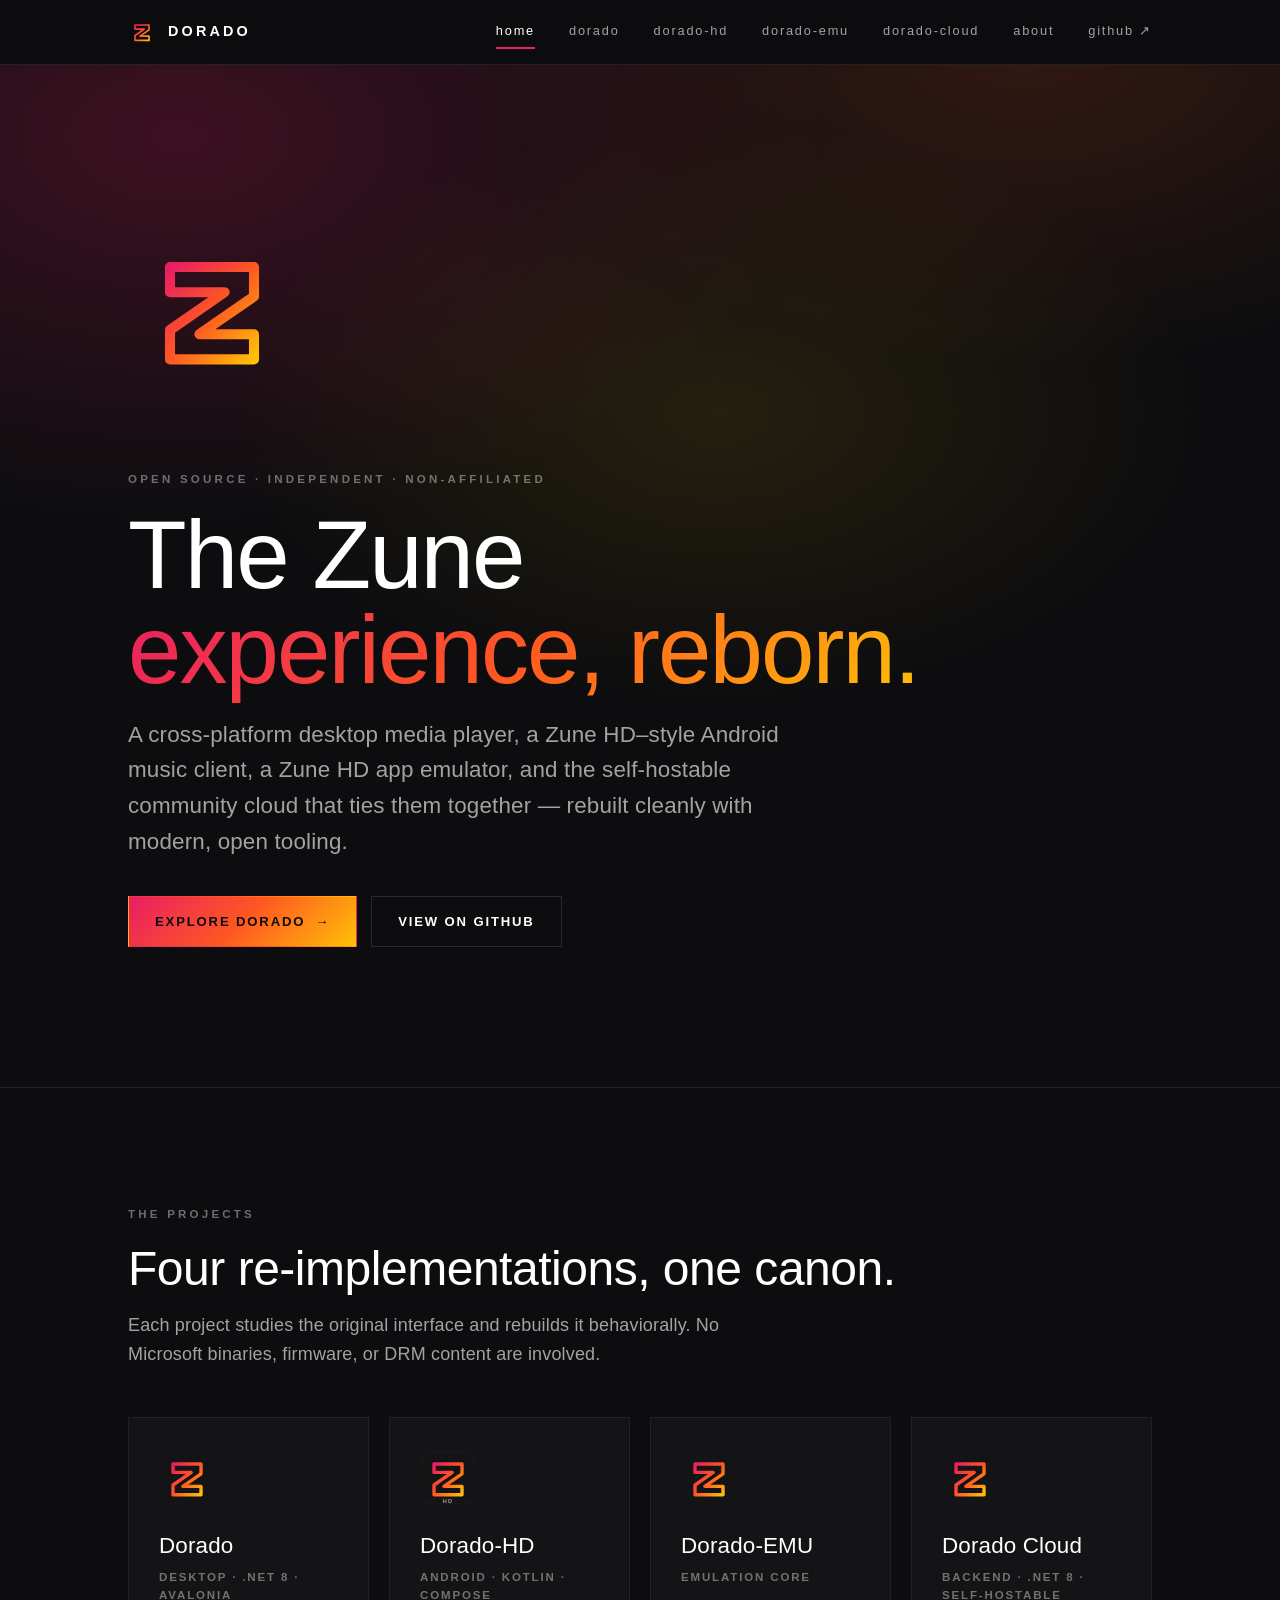
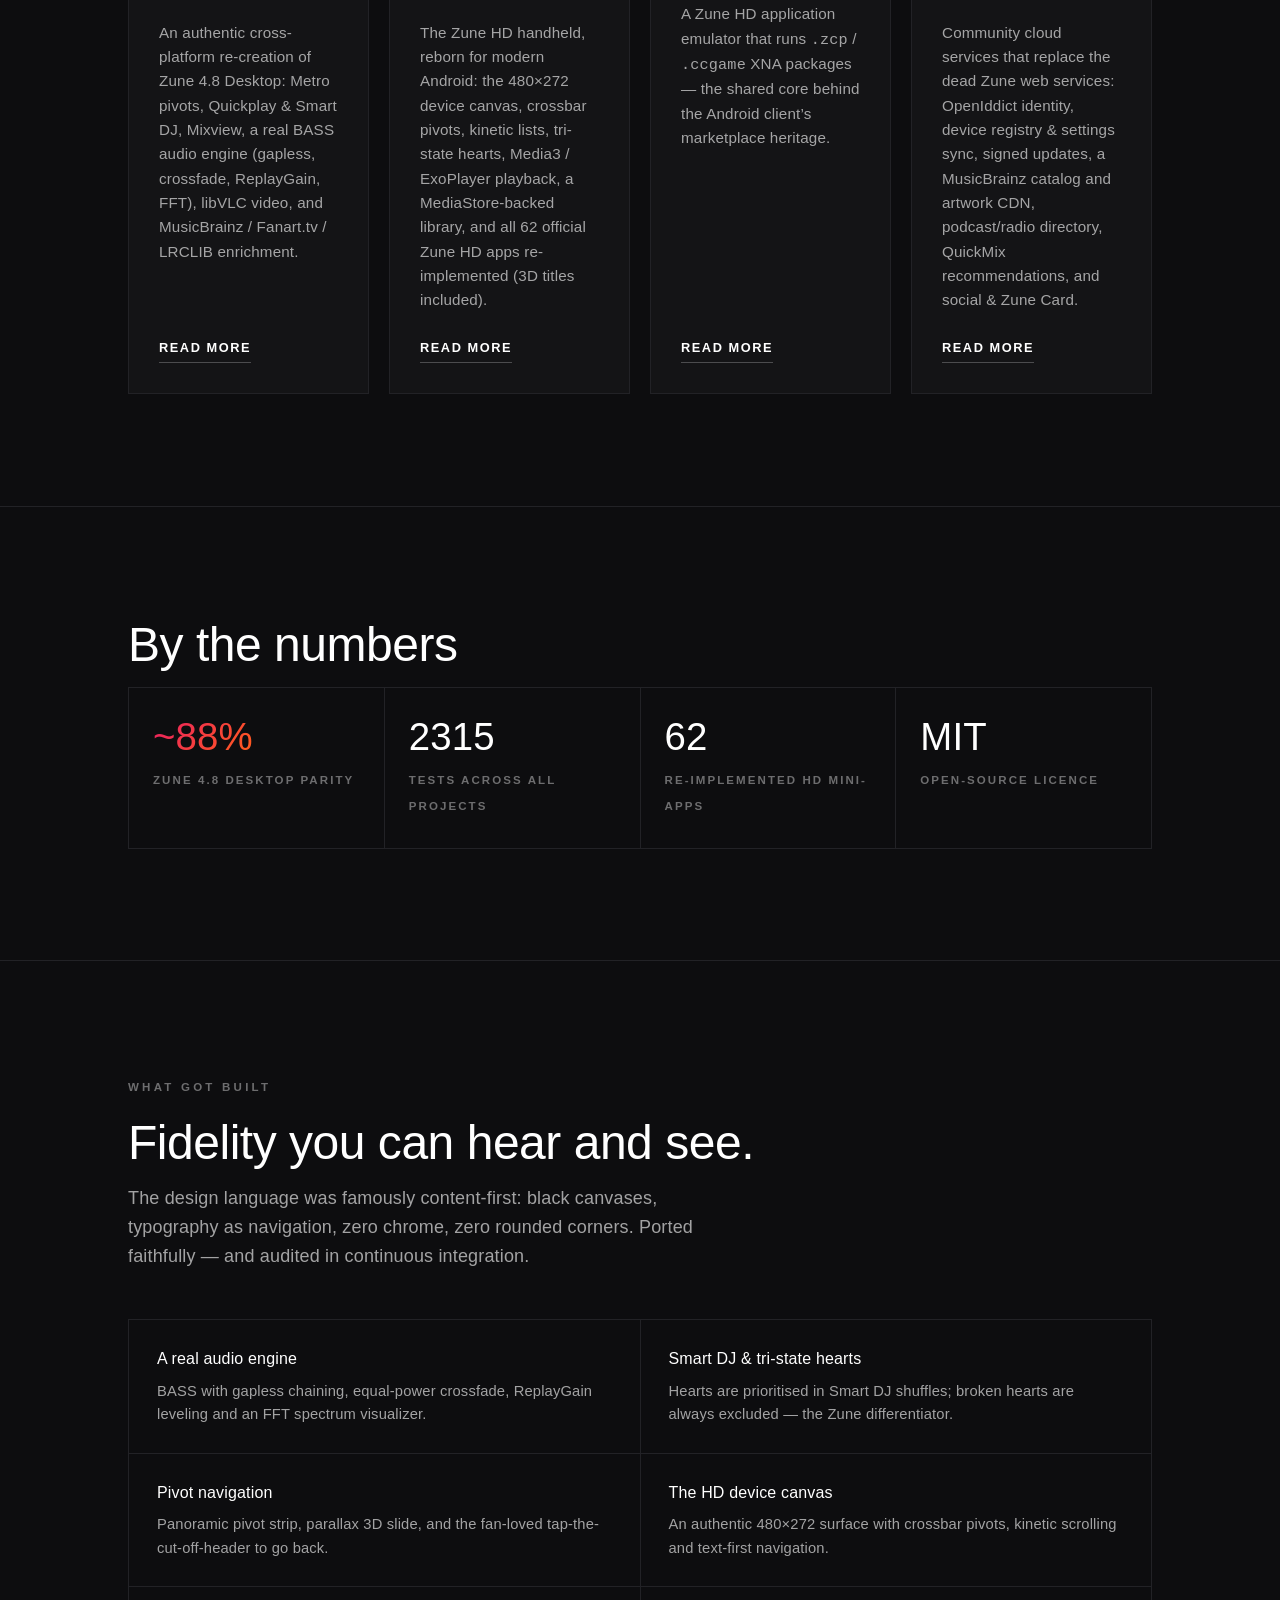
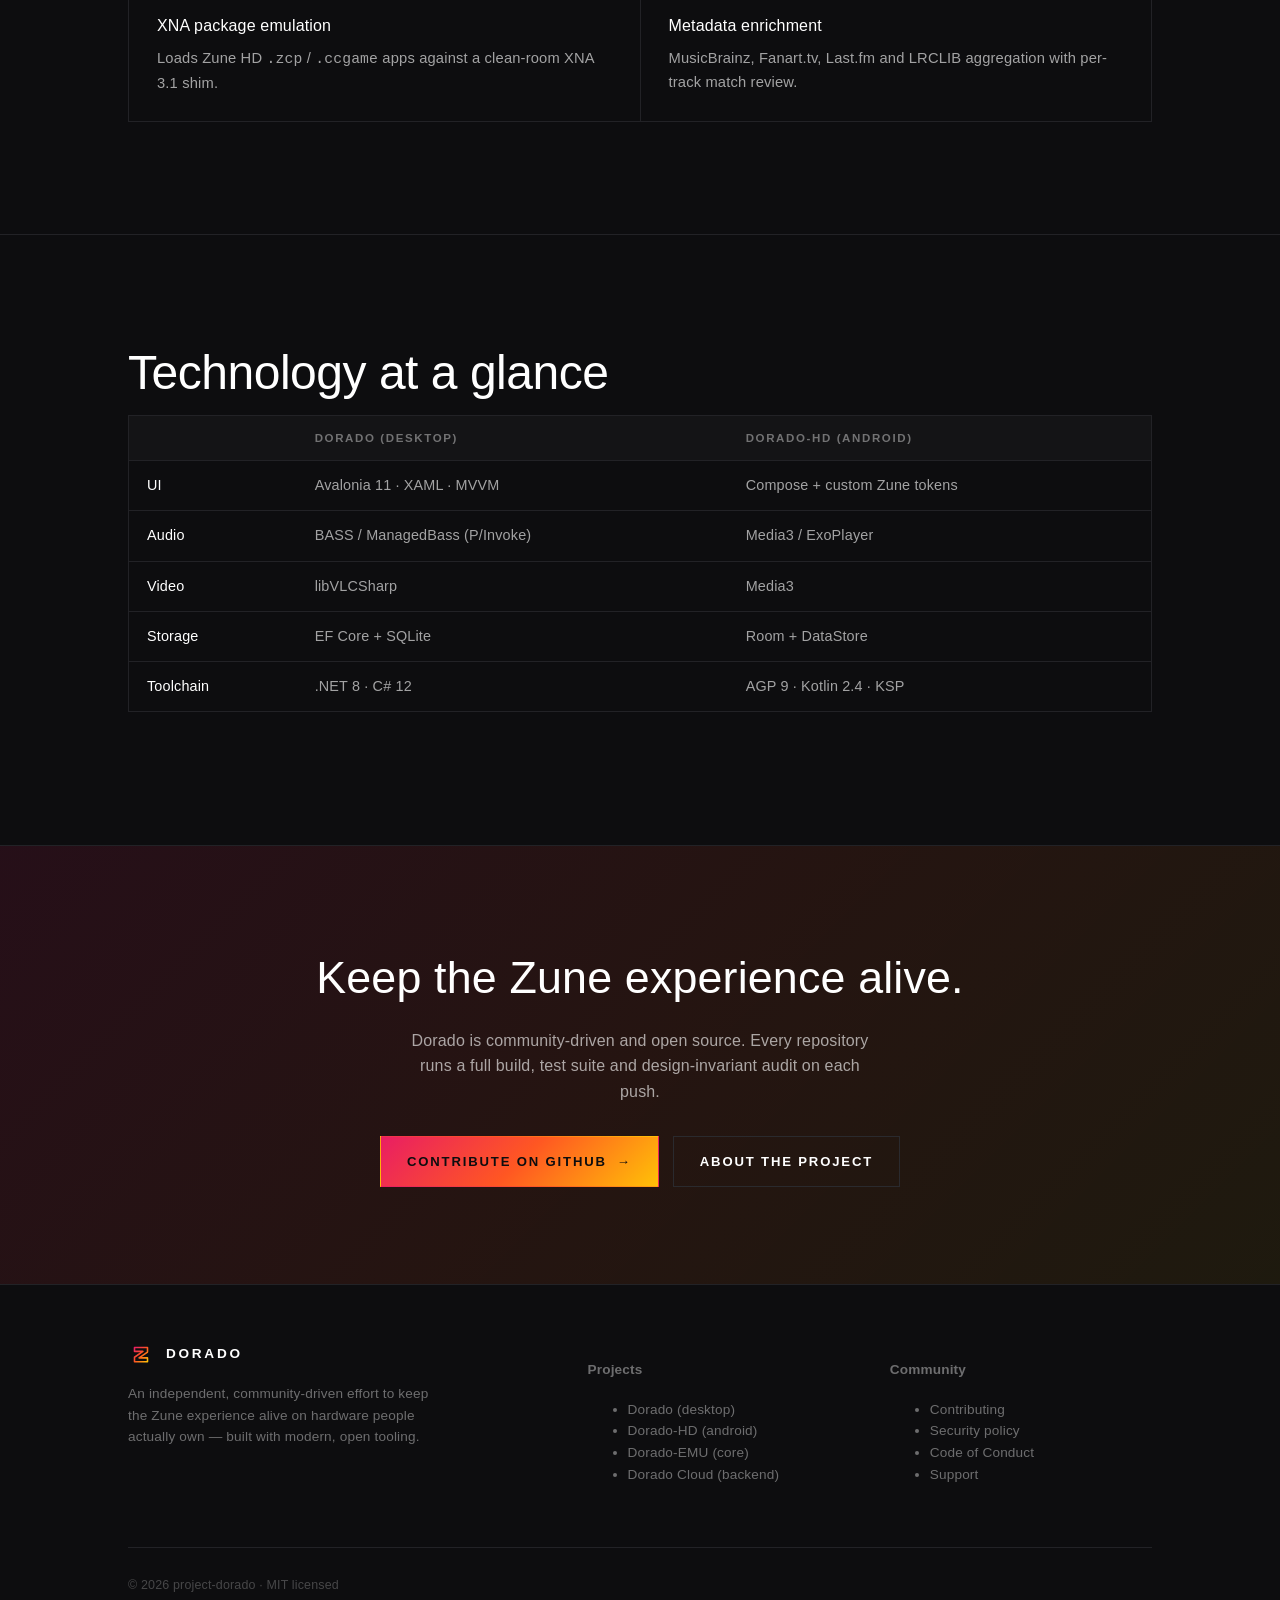
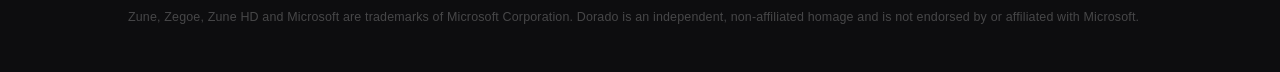
<file: index.html>
<!DOCTYPE html>
<html lang="en">
<head>
  <meta charset="utf-8" />
  <meta name="viewport" content="width=device-width, initial-scale=1" />
  <title>Dorado — The Zune experience, reborn</title>
  <meta name="description" content="Open-source re-creations of the Microsoft Zune experience: a cross-platform desktop media player, a Zune HD–style Android music client, a Zune HD app emulator, and a self-hostable community cloud backend." />
  <link rel="canonical" href="https://dorado.org.uk/" />

  <meta property="og:type" content="website" />
  <meta property="og:site_name" content="Dorado" />
  <meta property="og:title" content="Dorado — The Zune experience, reborn" />
  <meta property="og:description" content="A cross-platform desktop media player, a Zune HD–style Android music client, a Zune HD app emulator, and a self-hostable community cloud backend." />
  <meta property="og:url" content="https://dorado.org.uk/" />
  <meta property="og:image" content="https://dorado.org.uk/assets/img/og-image.png" />
  <meta property="og:image:width" content="1200" />
  <meta property="og:image:height" content="630" />
  <meta name="twitter:card" content="summary_large_image" />
  <meta name="twitter:title" content="Dorado — The Zune experience, reborn" />
  <meta name="twitter:description" content="Open-source re-creations of the Microsoft Zune experience." />
  <meta name="twitter:image" content="https://dorado.org.uk/assets/img/og-image.png" />

  <meta name="theme-color" content="#0d0d0f" />
  <link rel="icon" href="/assets/img/favicon.svg" type="image/svg+xml" />
  <link rel="apple-touch-icon" href="/assets/img/avatar-512.png" />
  <link rel="stylesheet" href="/assets/css/site.css" />

  <script type="application/ld+json">
  {
    "@context": "https://schema.org",
    "@type": "Organization",
    "name": "Dorado",
    "url": "https://dorado.org.uk/",
    "logo": "https://dorado.org.uk/assets/img/avatar-512.png",
    "description": "Open-source re-creations of the Microsoft Zune experience.",
    "sameAs": ["https://github.com/project-dorado"]
  }
  </script>
</head>
<body>
  <a class="skip-link" href="#main">Skip to content</a>

  <header class="site-header">
    <div class="wrap site-header__inner">
      <a class="brand" href="/">
        <img src="/assets/img/mark.svg" alt="" width="28" height="28" />
        Dorado
      </a>
      <button class="nav__toggle" type="button" aria-expanded="false" aria-controls="primary-nav" aria-label="Toggle navigation menu">
        <span></span>
      </button>
      <nav id="primary-nav" class="nav" aria-label="Primary">
        <a class="nav__link" href="/" aria-current="page">home</a>
        <a class="nav__link" href="/projects/dorado.html">dorado</a>
        <a class="nav__link" href="/projects/dorado-hd.html">dorado-hd</a>
        <a class="nav__link" href="/projects/dorado-emu.html">dorado-emu</a>
        <a class="nav__link" href="/projects/dorado-cloud.html">dorado-cloud</a>
        <a class="nav__link" href="/about/">about</a>
        <a class="nav__link" href="https://github.com/project-dorado" rel="noopener">github&nbsp;&#8599;</a>
      </nav>
    </div>
  </header>

  <main id="main">
    <!-- Hero -->
    <section class="hero">
      <div class="wrap hero__inner">
        <img class="hero__mark" src="/assets/img/mark.svg" alt="Dorado" width="168" height="168" />
        <div>
          <p class="eyebrow">Open source &middot; Independent &middot; Non-affiliated</p>
          <h1 class="hero__title">The Zune<br /><span class="grad-text">experience, reborn.</span></h1>
          <p class="hero__subtitle">
            A cross-platform desktop media player, a Zune HD&ndash;style Android music
            client, a Zune HD app emulator, and the self-hostable community cloud that
            ties them together &mdash; rebuilt cleanly with modern, open tooling.
          </p>
          <div class="hero__cta">
            <a class="btn btn--primary" href="/projects/dorado.html">Explore Dorado <span class="btn__arrow">&#8594;</span></a>
            <a class="btn" href="https://github.com/project-dorado" rel="noopener">View on GitHub</a>
          </div>
        </div>
      </div>
    </section>

    <!-- Projects -->
    <section class="section" id="projects" aria-labelledby="projects-title">
      <div class="wrap">
        <p class="eyebrow reveal">The projects</p>
        <h2 class="section__title reveal" id="projects-title">Four re-implementations, one canon.</h2>
        <p class="section__lead reveal">
          Each project studies the original interface and rebuilds it behaviorally.
          No Microsoft binaries, firmware, or DRM content are involved.
        </p>

        <div class="grid grid--4">
          <article class="card card--dorado reveal">
            <img class="card__icon" src="/assets/img/mark.svg" alt="" width="56" height="56" />
            <h3 class="card__title">Dorado</h3>
            <p class="card__meta">Desktop &middot; .NET 8 &middot; Avalonia</p>
            <p class="card__body">
              An authentic cross-platform re-creation of Zune 4.8 Desktop: Metro pivots,
              Quickplay &amp; Smart DJ, Mixview, a real BASS audio engine (gapless,
              crossfade, ReplayGain, FFT), libVLC video, and MusicBrainz / Fanart.tv /
              LRCLIB enrichment.
            </p>
            <a class="card__link" href="/projects/dorado.html">Read more</a>
          </article>

          <article class="card card--hd reveal">
            <img class="card__icon" src="/assets/img/mark-hd.svg" alt="" width="56" height="56" />
            <h3 class="card__title">Dorado-HD</h3>
            <p class="card__meta">Android &middot; Kotlin &middot; Compose</p>
            <p class="card__body">
              The Zune HD handheld, reborn for modern Android: the 480&times;272 device
              canvas, crossbar pivots, kinetic lists, tri-state hearts, Media3 / ExoPlayer
              playback, a MediaStore-backed library, and all 62 official Zune HD
              apps re-implemented (3D titles included).
            </p>
            <a class="card__link" href="/projects/dorado-hd.html">Read more</a>
          </article>

          <article class="card card--emu reveal">
            <img class="card__icon" src="/assets/img/mark.svg" alt="" width="56" height="56" />
            <h3 class="card__title">Dorado-EMU</h3>
            <p class="card__meta">Emulation core</p>
            <p class="card__body">
              A Zune HD application emulator that runs <code>.zcp</code> /
              <code>.ccgame</code> XNA packages &mdash; the shared core behind the Android
              client&rsquo;s marketplace heritage.
            </p>
            <a class="card__link" href="/projects/dorado-emu.html">Read more</a>
          </article>

          <article class="card card--cloud reveal">
            <img class="card__icon" src="/assets/img/mark.svg" alt="" width="56" height="56" />
            <h3 class="card__title">Dorado Cloud</h3>
            <p class="card__meta">Backend &middot; .NET 8 &middot; self-hostable</p>
            <p class="card__body">
              Community cloud services that replace the dead Zune web services: OpenIddict
              identity, device registry &amp; settings sync, signed updates, a MusicBrainz
              catalog and artwork CDN, podcast/radio directory, QuickMix recommendations,
              and social &amp; Zune Card.
            </p>
            <a class="card__link" href="/projects/dorado-cloud.html">Read more</a>
          </article>
        </div>
      </div>
    </section>

    <!-- Stats -->
    <section class="section" aria-labelledby="numbers-title">
      <div class="wrap">
        <h2 class="section__title reveal" id="numbers-title">By the numbers</h2>
        <div class="stats reveal">
          <div class="stat">
            <span class="stat__value grad-text">~88%</span>
            <span class="stat__label">Zune 4.8 desktop parity</span>
          </div>
          <div class="stat">
            <span class="stat__value">2315</span>
            <span class="stat__label">Tests across all projects</span>
          </div>
          <div class="stat">
            <span class="stat__value">62</span>
            <span class="stat__label">Re-implemented HD mini-apps</span>
          </div>
          <div class="stat">
            <span class="stat__value">MIT</span>
            <span class="stat__label">Open-source licence</span>
          </div>
        </div>
      </div>
    </section>

    <!-- Highlights -->
    <section class="section" aria-labelledby="highlights-title">
      <div class="wrap">
        <p class="eyebrow reveal">What got built</p>
        <h2 class="section__title reveal" id="highlights-title">Fidelity you can hear and see.</h2>
        <p class="section__lead reveal">
          The design language was famously content-first: black canvases, typography as
          navigation, zero chrome, zero rounded corners. Ported faithfully &mdash; and
          audited in continuous integration.
        </p>

        <div class="features reveal">
          <div class="feature">
            <h3>A real audio engine</h3>
            <p>BASS with gapless chaining, equal-power crossfade, ReplayGain leveling and an FFT spectrum visualizer.</p>
          </div>
          <div class="feature">
            <h3>Smart DJ &amp; tri-state hearts</h3>
            <p>Hearts are prioritised in Smart DJ shuffles; broken hearts are always excluded &mdash; the Zune differentiator.</p>
          </div>
          <div class="feature">
            <h3>Pivot navigation</h3>
            <p>Panoramic pivot strip, parallax 3D slide, and the fan-loved tap-the-cut-off-header to go back.</p>
          </div>
          <div class="feature">
            <h3>The HD device canvas</h3>
            <p>An authentic 480&times;272 surface with crossbar pivots, kinetic scrolling and text-first navigation.</p>
          </div>
          <div class="feature">
            <h3>XNA package emulation</h3>
            <p>Loads Zune HD <code>.zcp</code> / <code>.ccgame</code> apps against a clean-room XNA 3.1 shim.</p>
          </div>
          <div class="feature">
            <h3>Metadata enrichment</h3>
            <p>MusicBrainz, Fanart.tv, Last.fm and LRCLIB aggregation with per-track match review.</p>
          </div>
        </div>
      </div>
    </section>

    <!-- Tech -->
    <section class="section" aria-labelledby="tech-title">
      <div class="wrap">
        <h2 class="section__title reveal" id="tech-title">Technology at a glance</h2>
        <div class="table-scroll reveal">
          <table>
            <thead>
              <tr>
                <th scope="col">&nbsp;</th>
                <th scope="col">Dorado (desktop)</th>
                <th scope="col">Dorado-HD (android)</th>
              </tr>
            </thead>
            <tbody>
              <tr><td>UI</td><td>Avalonia 11 &middot; XAML &middot; MVVM</td><td>Compose + custom Zune tokens</td></tr>
              <tr><td>Audio</td><td>BASS / ManagedBass (P/Invoke)</td><td>Media3 / ExoPlayer</td></tr>
              <tr><td>Video</td><td>libVLCSharp</td><td>Media3</td></tr>
              <tr><td>Storage</td><td>EF Core + SQLite</td><td>Room + DataStore</td></tr>
              <tr><td>Toolchain</td><td>.NET 8 &middot; C# 12</td><td>AGP 9 &middot; Kotlin 2.4 &middot; KSP</td></tr>
            </tbody>
          </table>
        </div>
      </div>
    </section>

    <!-- CTA -->
    <section class="cta-band">
      <div class="wrap cta-band__inner reveal">
        <h2>Keep the Zune experience alive.</h2>
        <p>
          Dorado is community-driven and open source. Every repository runs a full build,
          test suite and design-invariant audit on each push.
        </p>
        <div class="hero__cta">
          <a class="btn btn--primary" href="https://github.com/project-dorado" rel="noopener">Contribute on GitHub <span class="btn__arrow">&#8594;</span></a>
          <a class="btn" href="/about/">About the project</a>
        </div>
      </div>
    </section>
  </main>

  <footer class="site-footer">
    <div class="wrap">
      <div class="footer__grid">
        <div class="footer__brand-col">
          <div class="footer__brand">
            <img src="/assets/img/mark.svg" alt="" width="26" height="26" />
            Dorado
          </div>
          <p class="footer__about">
            An independent, community-driven effort to keep the Zune experience alive on
            hardware people actually own &mdash; built with modern, open tooling.
          </p>
        </div>
        <div>
          <h4>Projects</h4>
          <ul>
            <li><a href="/projects/dorado.html">Dorado (desktop)</a></li>
            <li><a href="/projects/dorado-hd.html">Dorado-HD (android)</a></li>
            <li><a href="/projects/dorado-emu.html">Dorado-EMU (core)</a></li>
            <li><a href="/projects/dorado-cloud.html">Dorado Cloud (backend)</a></li>
          </ul>
        </div>
        <div>
          <h4>Community</h4>
          <ul>
            <li><a href="https://github.com/project-dorado/.github/blob/main/CONTRIBUTING.md" rel="noopener">Contributing</a></li>
            <li><a href="https://github.com/project-dorado/.github/blob/main/SECURITY.md" rel="noopener">Security policy</a></li>
            <li><a href="https://github.com/project-dorado/.github/blob/main/CODE_OF_CONDUCT.md" rel="noopener">Code of Conduct</a></li>
            <li><a href="https://github.com/project-dorado/.github/blob/main/SUPPORT.md" rel="noopener">Support</a></li>
          </ul>
        </div>
      </div>
      <div class="footer__legal">
        <span>&copy; <span data-year>2026</span> project-dorado &middot; MIT licensed</span>
        <span>
          Zune, Zegoe, Zune HD and Microsoft are trademarks of Microsoft Corporation.
          Dorado is an independent, non-affiliated homage and is not endorsed by or
          affiliated with Microsoft.
        </span>
      </div>
    </div>
  </footer>

  <script src="/assets/js/site.js" defer></script>
</body>
</html>
</file>
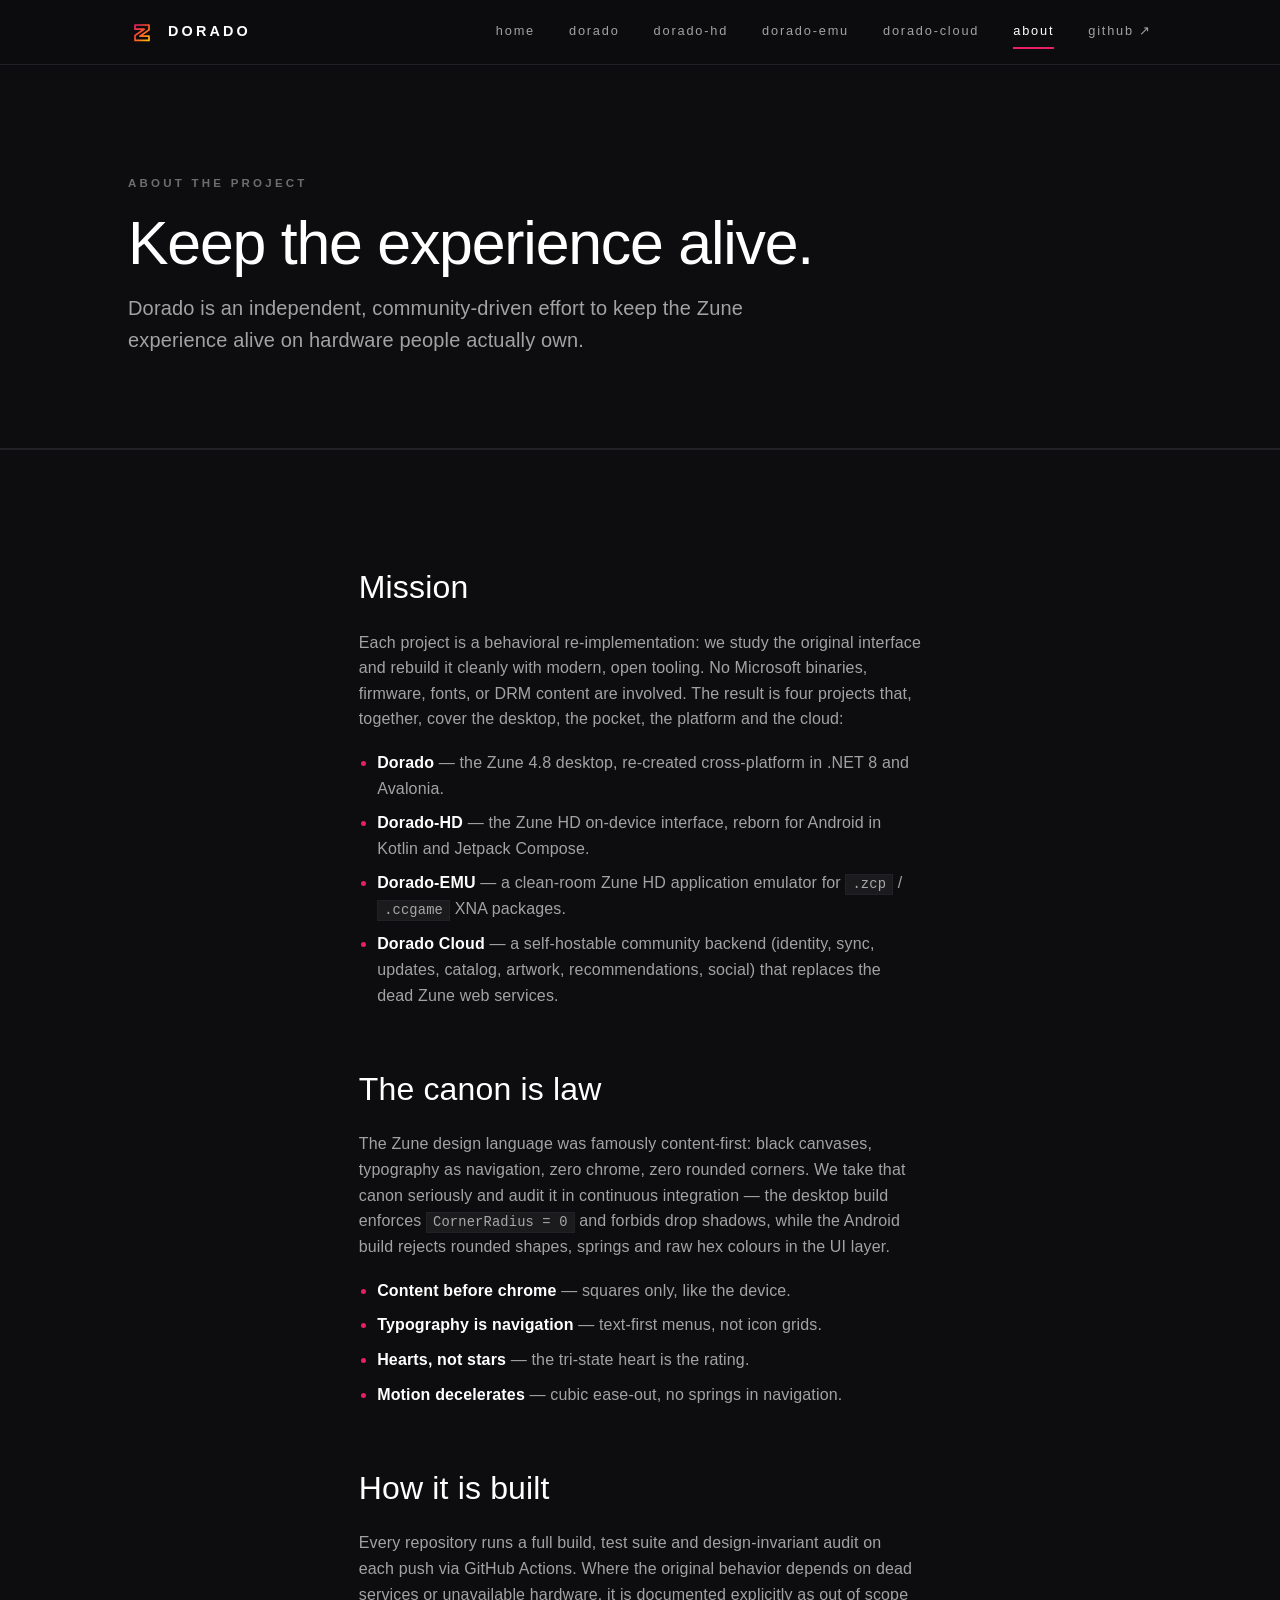
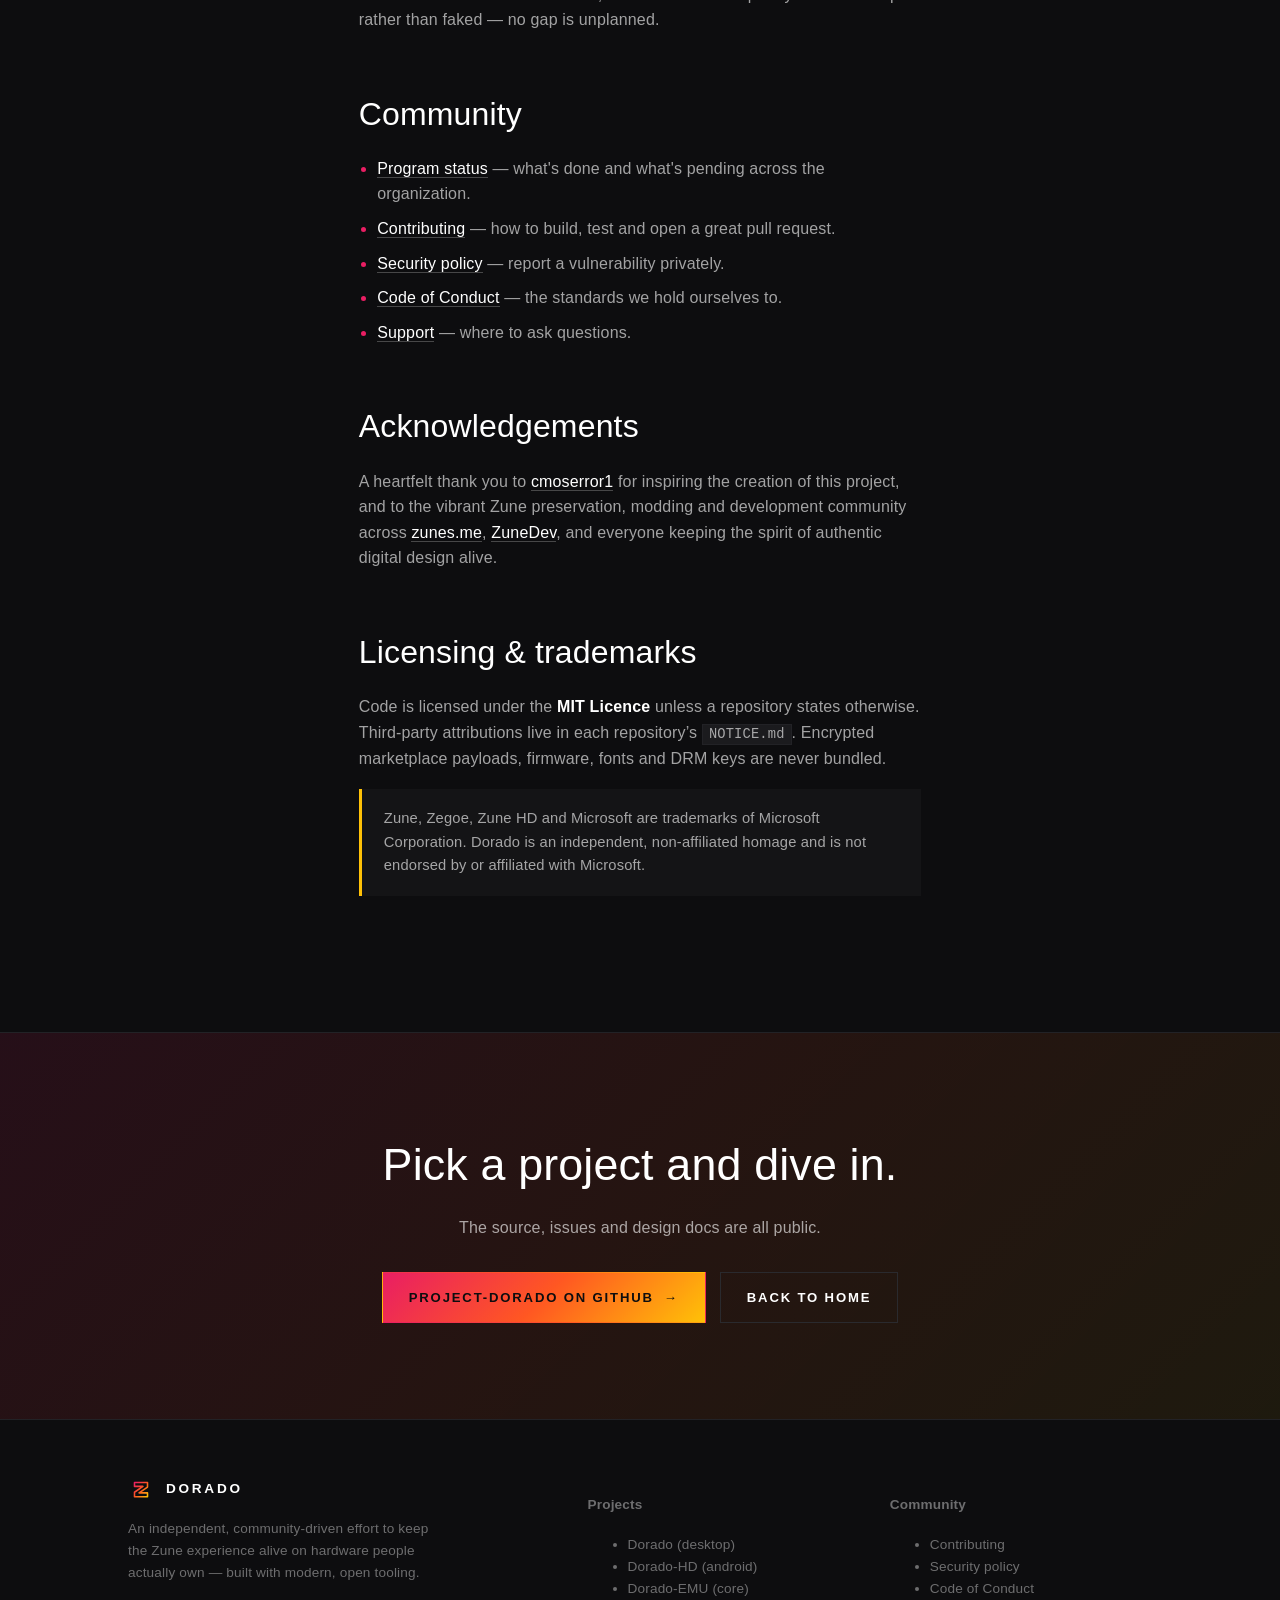
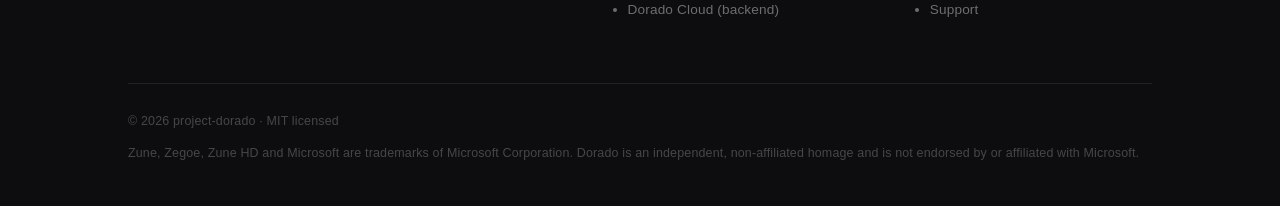
<file: about/index.html>
<!DOCTYPE html>
<html lang="en">
<head>
  <meta charset="utf-8" />
  <meta name="viewport" content="width=device-width, initial-scale=1" />
  <title>About — Dorado</title>
  <meta name="description" content="Dorado is an independent, community-driven effort to keep the Zune experience alive on modern hardware — behavioral re-implementations built with open tooling, bundling no Microsoft content." />
  <link rel="canonical" href="https://dorado.org.uk/about/" />

  <meta property="og:type" content="website" />
  <meta property="og:site_name" content="Dorado" />
  <meta property="og:title" content="About — Dorado" />
  <meta property="og:description" content="An independent, non-affiliated homage to the Zune experience." />
  <meta property="og:url" content="https://dorado.org.uk/about/" />
  <meta property="og:image" content="https://dorado.org.uk/assets/img/og-image.png" />
  <meta name="twitter:card" content="summary_large_image" />

  <meta name="theme-color" content="#0d0d0f" />
  <link rel="icon" href="/assets/img/favicon.svg" type="image/svg+xml" />
  <link rel="apple-touch-icon" href="/assets/img/avatar-512.png" />
  <link rel="stylesheet" href="/assets/css/site.css" />
</head>
<body>
  <a class="skip-link" href="#main">Skip to content</a>

  <header class="site-header">
    <div class="wrap site-header__inner">
      <a class="brand" href="/">
        <img src="/assets/img/mark.svg" alt="" width="28" height="28" />
        Dorado
      </a>
      <button class="nav__toggle" type="button" aria-expanded="false" aria-controls="primary-nav" aria-label="Toggle navigation menu">
        <span></span>
      </button>
      <nav id="primary-nav" class="nav" aria-label="Primary">
        <a class="nav__link" href="/">home</a>
        <a class="nav__link" href="/projects/dorado.html">dorado</a>
        <a class="nav__link" href="/projects/dorado-hd.html">dorado-hd</a>
        <a class="nav__link" href="/projects/dorado-emu.html">dorado-emu</a>
        <a class="nav__link" href="/projects/dorado-cloud.html">dorado-cloud</a>
        <a class="nav__link" href="/about/" aria-current="page">about</a>
        <a class="nav__link" href="https://github.com/project-dorado" rel="noopener">github&nbsp;&#8599;</a>
      </nav>
    </div>
  </header>

  <main id="main">
    <section class="page-hero">
      <div class="wrap">
        <p class="eyebrow">About the project</p>
        <h1 class="page-hero__title">Keep the experience alive.</h1>
        <p class="page-hero__lead">
          Dorado is an independent, community-driven effort to keep the Zune experience
          alive on hardware people actually own.
        </p>
      </div>
    </section>

    <section class="section">
      <div class="wrap prose">
        <h2>Mission</h2>
        <p>
          Each project is a behavioral re-implementation: we study the original interface
          and rebuild it cleanly with modern, open tooling. No Microsoft binaries, firmware,
          fonts, or DRM content are involved. The result is four projects that, together,
          cover the desktop, the pocket, the platform and the cloud:
        </p>
        <ul>
          <li><strong>Dorado</strong> &mdash; the Zune 4.8 desktop, re-created cross-platform in .NET 8 and Avalonia.</li>
          <li><strong>Dorado-HD</strong> &mdash; the Zune HD on-device interface, reborn for Android in Kotlin and Jetpack Compose.</li>
          <li><strong>Dorado-EMU</strong> &mdash; a clean-room Zune HD application emulator for <code>.zcp</code> / <code>.ccgame</code> XNA packages.</li>
          <li><strong>Dorado Cloud</strong> &mdash; a self-hostable community backend (identity, sync, updates, catalog, artwork, recommendations, social) that replaces the dead Zune web services.</li>
        </ul>

        <h2>The canon is law</h2>
        <p>
          The Zune design language was famously content-first: black canvases, typography as
          navigation, zero chrome, zero rounded corners. We take that canon seriously and
          audit it in continuous integration &mdash; the desktop build enforces
          <code>CornerRadius = 0</code> and forbids drop shadows, while the Android build
          rejects rounded shapes, springs and raw hex colours in the UI layer.
        </p>
        <ul>
          <li><strong>Content before chrome</strong> &mdash; squares only, like the device.</li>
          <li><strong>Typography is navigation</strong> &mdash; text-first menus, not icon grids.</li>
          <li><strong>Hearts, not stars</strong> &mdash; the tri-state heart is the rating.</li>
          <li><strong>Motion decelerates</strong> &mdash; cubic ease-out, no springs in navigation.</li>
        </ul>

        <h2>How it is built</h2>
        <p>
          Every repository runs a full build, test suite and design-invariant audit on each
          push via GitHub Actions. Where the original behavior depends on dead services or
          unavailable hardware, it is documented explicitly as out of scope rather than
          faked &mdash; no gap is unplanned.
        </p>

        <h2>Community</h2>
        <ul>
          <li><a href="https://github.com/project-dorado/.github/blob/main/STATUS.md" rel="noopener">Program status</a> &mdash; what's done and what's pending across the organization.</li>
          <li><a href="https://github.com/project-dorado/.github/blob/main/CONTRIBUTING.md" rel="noopener">Contributing</a> &mdash; how to build, test and open a great pull request.</li>
          <li><a href="https://github.com/project-dorado/.github/blob/main/SECURITY.md" rel="noopener">Security policy</a> &mdash; report a vulnerability privately.</li>
          <li><a href="https://github.com/project-dorado/.github/blob/main/CODE_OF_CONDUCT.md" rel="noopener">Code of Conduct</a> &mdash; the standards we hold ourselves to.</li>
          <li><a href="https://github.com/project-dorado/.github/blob/main/SUPPORT.md" rel="noopener">Support</a> &mdash; where to ask questions.</li>
        </ul>

        <h2>Acknowledgements</h2>
        <p>
          A heartfelt thank you to <a href="https://github.com/cmoserror1" rel="noopener">cmoserror1</a>
          for inspiring the creation of this project, and to the vibrant Zune preservation,
          modding and development community across <a href="https://zunes.me" rel="noopener">zunes.me</a>,
          <a href="https://github.com/ZuneDev" rel="noopener">ZuneDev</a>, and everyone keeping
          the spirit of authentic digital design alive.
        </p>

        <h2>Licensing &amp; trademarks</h2>
        <p>
          Code is licensed under the <strong>MIT Licence</strong> unless a repository states
          otherwise. Third-party attributions live in each repository&rsquo;s
          <code>NOTICE.md</code>. Encrypted marketplace payloads, firmware, fonts and DRM keys
          are never bundled.
        </p>
        <div class="note">
          Zune, Zegoe, Zune HD and Microsoft are trademarks of Microsoft Corporation.
          Dorado is an independent, non-affiliated homage and is not endorsed by or
          affiliated with Microsoft.
        </div>
      </div>
    </section>

    <section class="cta-band">
      <div class="wrap cta-band__inner">
        <h2>Pick a project and dive in.</h2>
        <p>The source, issues and design docs are all public.</p>
        <div class="hero__cta">
          <a class="btn btn--primary" href="https://github.com/project-dorado" rel="noopener">project-dorado on GitHub <span class="btn__arrow">&#8594;</span></a>
          <a class="btn" href="/">Back to home</a>
        </div>
      </div>
    </section>
  </main>

  <footer class="site-footer">
    <div class="wrap">
      <div class="footer__grid">
        <div class="footer__brand-col">
          <div class="footer__brand">
            <img src="/assets/img/mark.svg" alt="" width="26" height="26" />
            Dorado
          </div>
          <p class="footer__about">
            An independent, community-driven effort to keep the Zune experience alive on
            hardware people actually own &mdash; built with modern, open tooling.
          </p>
        </div>
        <div>
          <h4>Projects</h4>
          <ul>
            <li><a href="/projects/dorado.html">Dorado (desktop)</a></li>
            <li><a href="/projects/dorado-hd.html">Dorado-HD (android)</a></li>
            <li><a href="/projects/dorado-emu.html">Dorado-EMU (core)</a></li>
            <li><a href="/projects/dorado-cloud.html">Dorado Cloud (backend)</a></li>
          </ul>
        </div>
        <div>
          <h4>Community</h4>
          <ul>
            <li><a href="https://github.com/project-dorado/.github/blob/main/CONTRIBUTING.md" rel="noopener">Contributing</a></li>
            <li><a href="https://github.com/project-dorado/.github/blob/main/SECURITY.md" rel="noopener">Security policy</a></li>
            <li><a href="https://github.com/project-dorado/.github/blob/main/CODE_OF_CONDUCT.md" rel="noopener">Code of Conduct</a></li>
            <li><a href="https://github.com/project-dorado/.github/blob/main/SUPPORT.md" rel="noopener">Support</a></li>
          </ul>
        </div>
      </div>
      <div class="footer__legal">
        <span>&copy; <span data-year>2026</span> project-dorado &middot; MIT licensed</span>
        <span>
          Zune, Zegoe, Zune HD and Microsoft are trademarks of Microsoft Corporation.
          Dorado is an independent, non-affiliated homage and is not endorsed by or
          affiliated with Microsoft.
        </span>
      </div>
    </div>
  </footer>

  <script src="/assets/js/site.js" defer></script>
</body>
</html>
</file>
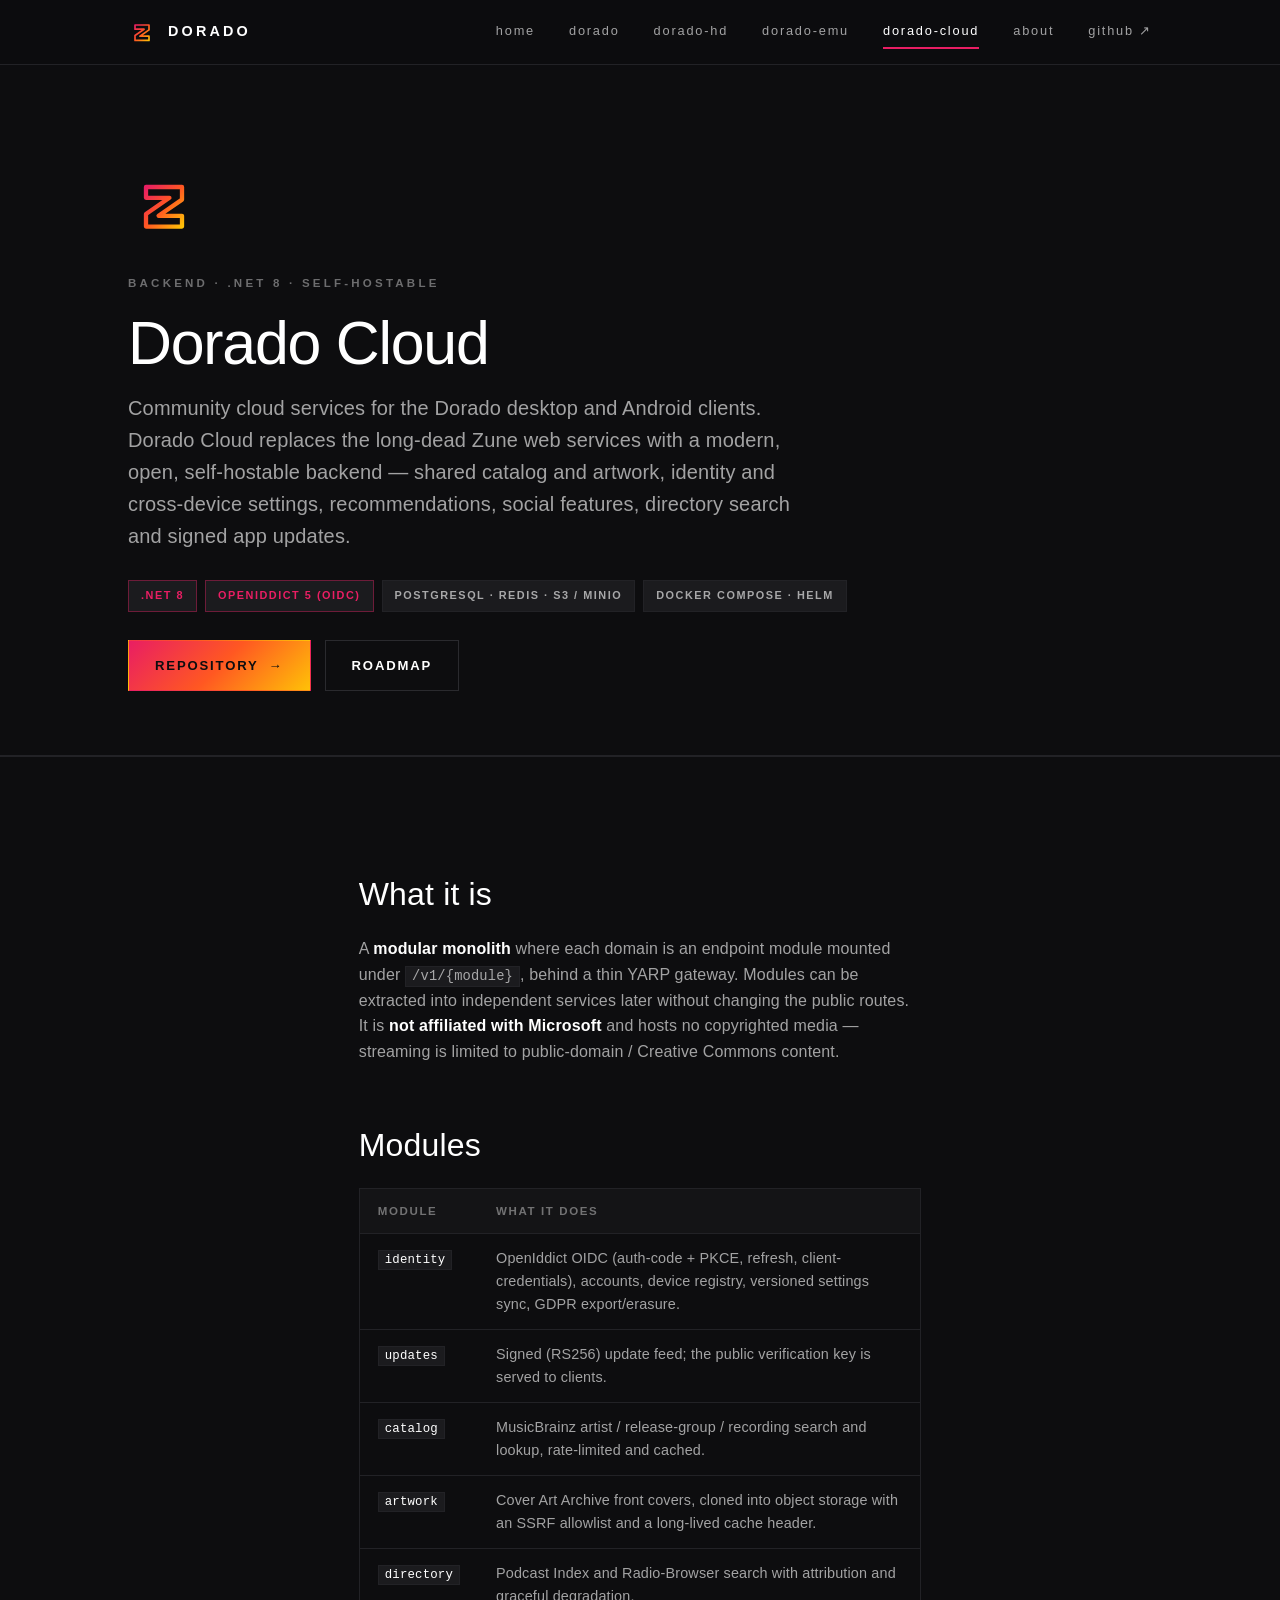
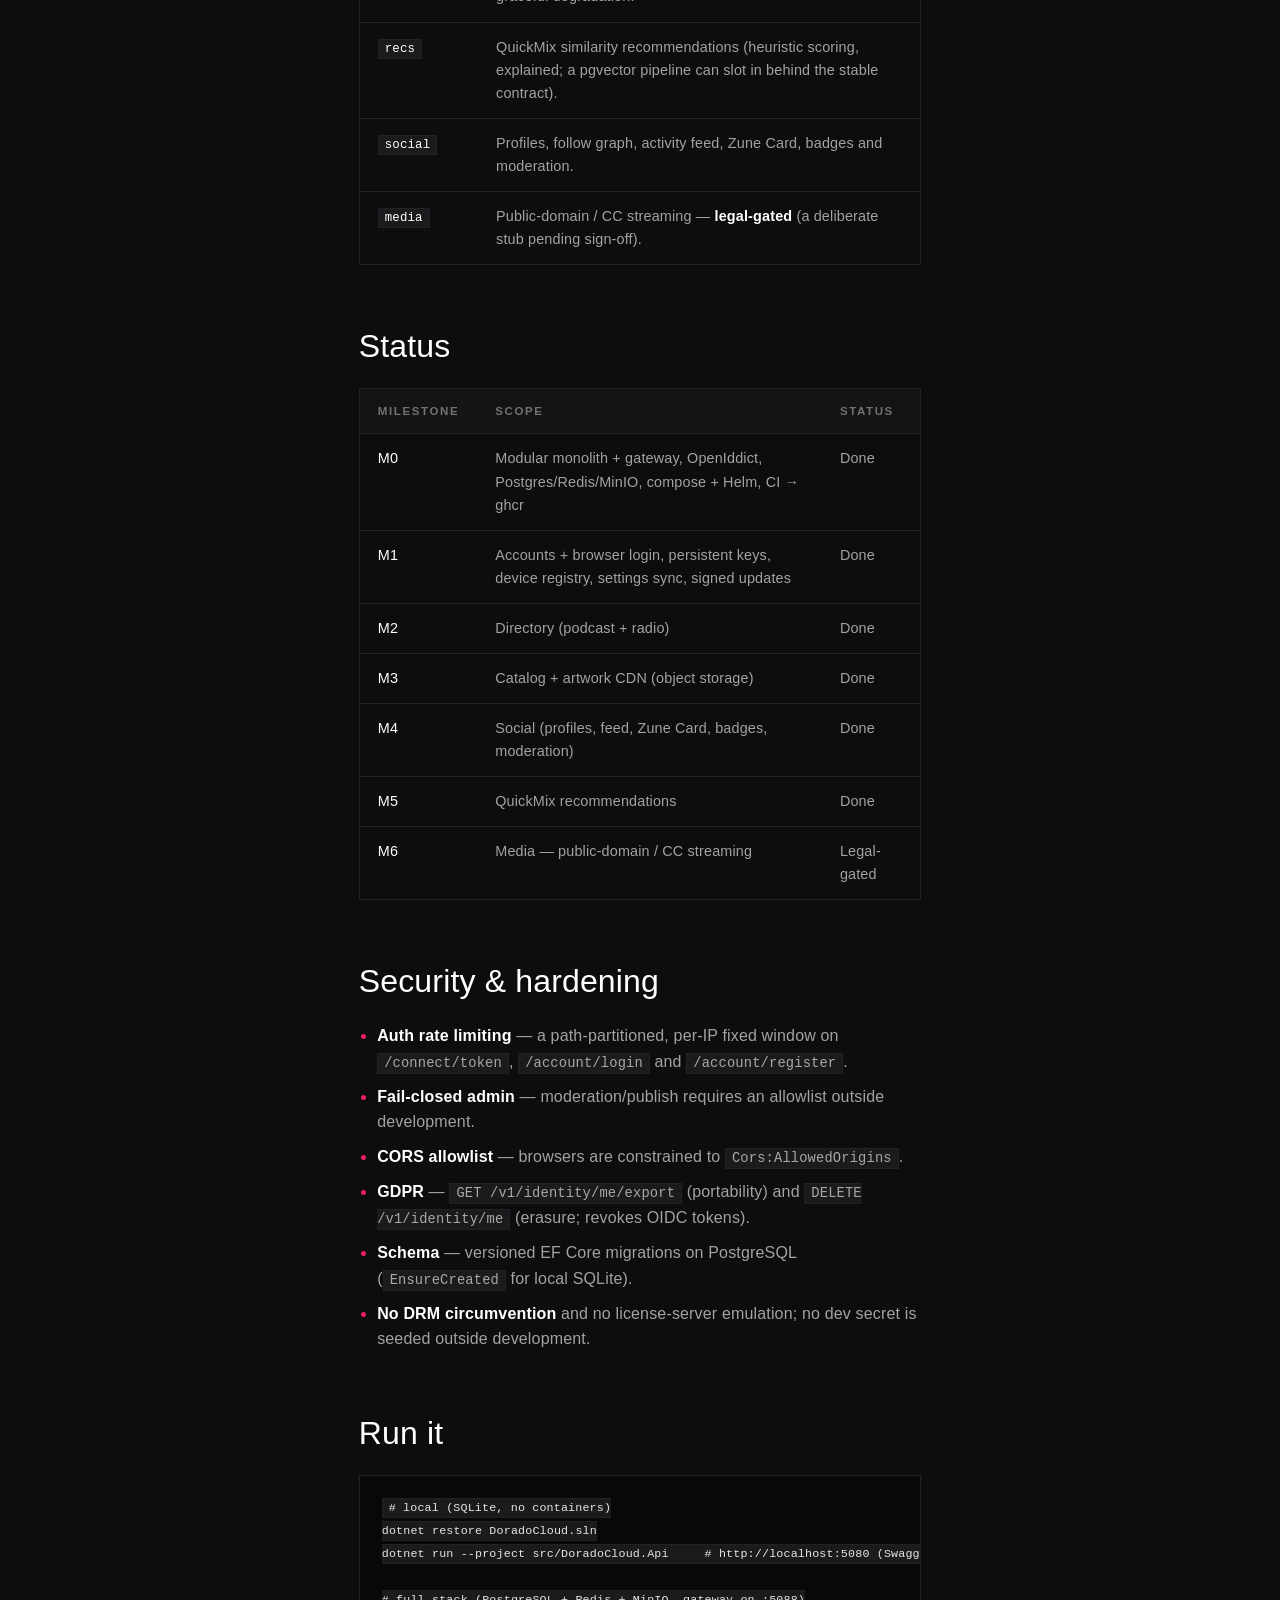
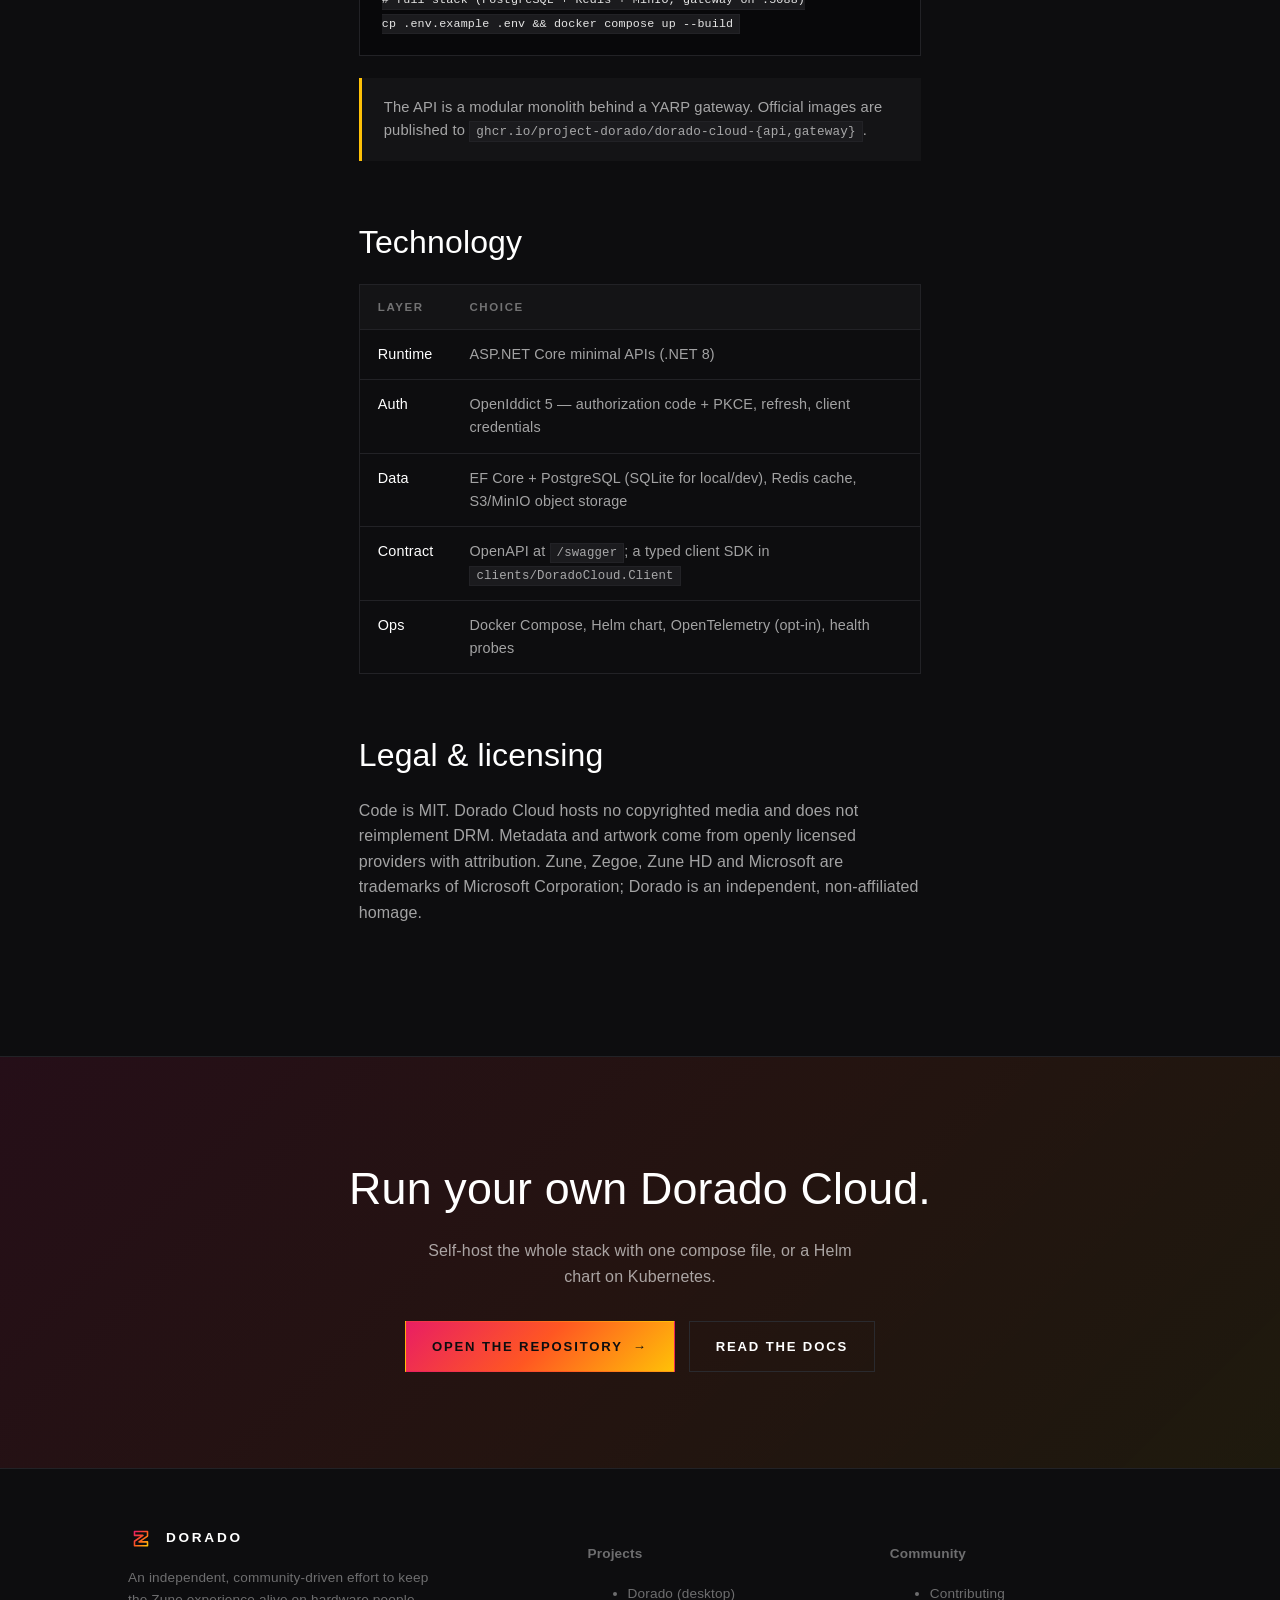
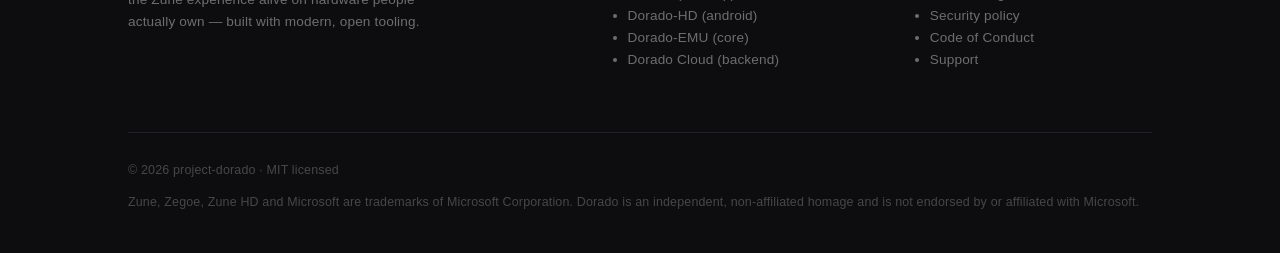
<file: projects/dorado-cloud.html>
<!DOCTYPE html>
<html lang="en">
<head>
  <meta charset="utf-8" />
  <meta name="viewport" content="width=device-width, initial-scale=1" />
  <title>Dorado Cloud — self-hostable community backend | Dorado</title>
  <meta name="description" content="Dorado Cloud replaces the long-dead Zune web services with a modern, open, self-hostable backend: OpenIddict identity, device registry and settings sync, signed updates, a MusicBrainz catalog and artwork CDN, podcast/radio directory, recommendations and social features." />
  <link rel="canonical" href="https://dorado.org.uk/projects/dorado-cloud.html" />

  <meta property="og:type" content="website" />
  <meta property="og:site_name" content="Dorado" />
  <meta property="og:title" content="Dorado Cloud — self-hostable community backend" />
  <meta property="og:description" content="Community cloud services for the Dorado desktop and Android clients — self-hostable, open, and DRM-free." />
  <meta property="og:url" content="https://dorado.org.uk/projects/dorado-cloud.html" />
  <meta property="og:image" content="https://dorado.org.uk/assets/img/og-image.png" />
  <meta name="twitter:card" content="summary_large_image" />

  <meta name="theme-color" content="#0d0d0f" />
  <link rel="icon" href="/assets/img/favicon.svg" type="image/svg+xml" />
  <link rel="apple-touch-icon" href="/assets/img/avatar-512.png" />
  <link rel="stylesheet" href="/assets/css/site.css" />
</head>
<body>
  <a class="skip-link" href="#main">Skip to content</a>

  <header class="site-header">
    <div class="wrap site-header__inner">
      <a class="brand" href="/">
        <img src="/assets/img/mark.svg" alt="" width="28" height="28" />
        Dorado
      </a>
      <button class="nav__toggle" type="button" aria-expanded="false" aria-controls="primary-nav" aria-label="Toggle navigation menu">
        <span></span>
      </button>
      <nav id="primary-nav" class="nav" aria-label="Primary">
        <a class="nav__link" href="/">home</a>
        <a class="nav__link" href="/projects/dorado.html">dorado</a>
        <a class="nav__link" href="/projects/dorado-hd.html">dorado-hd</a>
        <a class="nav__link" href="/projects/dorado-emu.html">dorado-emu</a>
        <a class="nav__link" href="/projects/dorado-cloud.html" aria-current="page">dorado-cloud</a>
        <a class="nav__link" href="/about/">about</a>
        <a class="nav__link" href="https://github.com/project-dorado" rel="noopener">github&nbsp;&#8599;</a>
      </nav>
    </div>
  </header>

  <main id="main">
    <section class="page-hero">
      <div class="wrap">
        <img class="page-hero__mark" src="/assets/img/mark.svg" alt="" width="72" height="72" />
        <p class="eyebrow">Backend &middot; .NET 8 &middot; self-hostable</p>
        <h1 class="page-hero__title">Dorado Cloud</h1>
        <p class="page-hero__lead">
          Community cloud services for the Dorado desktop and Android clients.
          Dorado Cloud replaces the long-dead Zune web services with a modern, open,
          self-hostable backend &mdash; shared catalog and artwork, identity and
          cross-device settings, recommendations, social features, directory search
          and signed app updates.
        </p>
        <div class="badges" style="margin-bottom:28px">
          <span class="badge badge--pink">.NET 8</span>
          <span class="badge badge--pink">OpenIddict 5 (OIDC)</span>
          <span class="badge">PostgreSQL &middot; Redis &middot; S3 / MinIO</span>
          <span class="badge">Docker Compose &middot; Helm</span>
        </div>
        <div class="hero__cta">
          <a class="btn btn--primary" href="https://github.com/project-dorado/dorado-cloud" rel="noopener">Repository <span class="btn__arrow">&#8594;</span></a>
          <a class="btn" href="https://github.com/project-dorado/dorado-cloud/blob/main/ROADMAP.md" rel="noopener">Roadmap</a>
        </div>
      </div>
    </section>

    <section class="section">
      <div class="wrap prose">
        <h2>What it is</h2>
        <p>
          A <strong>modular monolith</strong> where each domain is an endpoint module
          mounted under <code>/v1/{module}</code>, behind a thin YARP gateway. Modules can
          be extracted into independent services later without changing the public routes.
          It is <strong>not affiliated with Microsoft</strong> and hosts no copyrighted
          media &mdash; streaming is limited to public-domain / Creative Commons content.
        </p>

        <h2>Modules</h2>
        <div class="table-scroll">
          <table>
            <thead>
              <tr><th scope="col">Module</th><th scope="col">What it does</th></tr>
            </thead>
            <tbody>
              <tr><td><code>identity</code></td><td>OpenIddict OIDC (auth-code + PKCE, refresh, client-credentials), accounts, device registry, versioned settings sync, GDPR export/erasure.</td></tr>
              <tr><td><code>updates</code></td><td>Signed (RS256) update feed; the public verification key is served to clients.</td></tr>
              <tr><td><code>catalog</code></td><td>MusicBrainz artist / release-group / recording search and lookup, rate-limited and cached.</td></tr>
              <tr><td><code>artwork</code></td><td>Cover Art Archive front covers, cloned into object storage with an SSRF allowlist and a long-lived cache header.</td></tr>
              <tr><td><code>directory</code></td><td>Podcast Index and Radio-Browser search with attribution and graceful degradation.</td></tr>
              <tr><td><code>recs</code></td><td>QuickMix similarity recommendations (heuristic scoring, explained; a pgvector pipeline can slot in behind the stable contract).</td></tr>
              <tr><td><code>social</code></td><td>Profiles, follow graph, activity feed, Zune Card, badges and moderation.</td></tr>
              <tr><td><code>media</code></td><td>Public-domain / CC streaming &mdash; <strong>legal-gated</strong> (a deliberate stub pending sign-off).</td></tr>
            </tbody>
          </table>
        </div>

        <h2>Status</h2>
        <div class="table-scroll">
          <table>
            <thead>
              <tr><th scope="col">Milestone</th><th scope="col">Scope</th><th scope="col">Status</th></tr>
            </thead>
            <tbody>
              <tr><td>M0</td><td>Modular monolith + gateway, OpenIddict, Postgres/Redis/MinIO, compose + Helm, CI &rarr; ghcr</td><td>Done</td></tr>
              <tr><td>M1</td><td>Accounts + browser login, persistent keys, device registry, settings sync, signed updates</td><td>Done</td></tr>
              <tr><td>M2</td><td>Directory (podcast + radio)</td><td>Done</td></tr>
              <tr><td>M3</td><td>Catalog + artwork CDN (object storage)</td><td>Done</td></tr>
              <tr><td>M4</td><td>Social (profiles, feed, Zune Card, badges, moderation)</td><td>Done</td></tr>
              <tr><td>M5</td><td>QuickMix recommendations</td><td>Done</td></tr>
              <tr><td>M6</td><td>Media &mdash; public-domain / CC streaming</td><td>Legal-gated</td></tr>
            </tbody>
          </table>
        </div>

        <h2>Security &amp; hardening</h2>
        <ul>
          <li><strong>Auth rate limiting</strong> &mdash; a path-partitioned, per-IP fixed window on <code>/connect/token</code>, <code>/account/login</code> and <code>/account/register</code>.</li>
          <li><strong>Fail-closed admin</strong> &mdash; moderation/publish requires an allowlist outside development.</li>
          <li><strong>CORS allowlist</strong> &mdash; browsers are constrained to <code>Cors:AllowedOrigins</code>.</li>
          <li><strong>GDPR</strong> &mdash; <code>GET /v1/identity/me/export</code> (portability) and <code>DELETE /v1/identity/me</code> (erasure; revokes OIDC tokens).</li>
          <li><strong>Schema</strong> &mdash; versioned EF Core migrations on PostgreSQL (<code>EnsureCreated</code> for local SQLite).</li>
          <li><strong>No DRM circumvention</strong> and no license-server emulation; no dev secret is seeded outside development.</li>
        </ul>

        <h2>Run it</h2>
        <pre><code># local (SQLite, no containers)
dotnet restore DoradoCloud.sln
dotnet run --project src/DoradoCloud.Api     # http://localhost:5080 (Swagger at /swagger)

# full stack (PostgreSQL + Redis + MinIO, gateway on :5088)
cp .env.example .env && docker compose up --build</code></pre>
        <div class="note">
          The API is a modular monolith behind a YARP gateway. Official images are
          published to <code>ghcr.io/project-dorado/dorado-cloud-{api,gateway}</code>.
        </div>

        <h2>Technology</h2>
        <div class="table-scroll">
          <table>
            <thead>
              <tr><th scope="col">Layer</th><th scope="col">Choice</th></tr>
            </thead>
            <tbody>
              <tr><td>Runtime</td><td>ASP.NET Core minimal APIs (.NET 8)</td></tr>
              <tr><td>Auth</td><td>OpenIddict 5 &mdash; authorization code + PKCE, refresh, client credentials</td></tr>
              <tr><td>Data</td><td>EF Core + PostgreSQL (SQLite for local/dev), Redis cache, S3/MinIO object storage</td></tr>
              <tr><td>Contract</td><td>OpenAPI at <code>/swagger</code>; a typed client SDK in <code>clients/DoradoCloud.Client</code></td></tr>
              <tr><td>Ops</td><td>Docker Compose, Helm chart, OpenTelemetry (opt-in), health probes</td></tr>
            </tbody>
          </table>
        </div>

        <h2>Legal &amp; licensing</h2>
        <p>
          Code is MIT. Dorado Cloud hosts no copyrighted media and does not reimplement
          DRM. Metadata and artwork come from openly licensed providers with attribution.
          Zune, Zegoe, Zune HD and Microsoft are trademarks of Microsoft Corporation;
          Dorado is an independent, non-affiliated homage.
        </p>
      </div>
    </section>

    <section class="cta-band">
      <div class="wrap cta-band__inner">
        <h2>Run your own Dorado Cloud.</h2>
        <p>Self-host the whole stack with one compose file, or a Helm chart on Kubernetes.</p>
        <div class="hero__cta">
          <a class="btn btn--primary" href="https://github.com/project-dorado/dorado-cloud" rel="noopener">Open the repository <span class="btn__arrow">&#8594;</span></a>
          <a class="btn" href="https://github.com/project-dorado/dorado-cloud/blob/main/README.md" rel="noopener">Read the docs</a>
        </div>
      </div>
    </section>
  </main>

  <footer class="site-footer">
    <div class="wrap">
      <div class="footer__grid">
        <div class="footer__brand-col">
          <div class="footer__brand">
            <img src="/assets/img/mark.svg" alt="" width="26" height="26" />
            Dorado
          </div>
          <p class="footer__about">
            An independent, community-driven effort to keep the Zune experience alive on
            hardware people actually own &mdash; built with modern, open tooling.
          </p>
        </div>
        <div>
          <h4>Projects</h4>
          <ul>
            <li><a href="/projects/dorado.html">Dorado (desktop)</a></li>
            <li><a href="/projects/dorado-hd.html">Dorado-HD (android)</a></li>
            <li><a href="/projects/dorado-emu.html">Dorado-EMU (core)</a></li>
            <li><a href="/projects/dorado-cloud.html">Dorado Cloud (backend)</a></li>
          </ul>
        </div>
        <div>
          <h4>Community</h4>
          <ul>
            <li><a href="https://github.com/project-dorado/.github/blob/main/CONTRIBUTING.md" rel="noopener">Contributing</a></li>
            <li><a href="https://github.com/project-dorado/.github/blob/main/SECURITY.md" rel="noopener">Security policy</a></li>
            <li><a href="https://github.com/project-dorado/.github/blob/main/CODE_OF_CONDUCT.md" rel="noopener">Code of Conduct</a></li>
            <li><a href="https://github.com/project-dorado/.github/blob/main/SUPPORT.md" rel="noopener">Support</a></li>
          </ul>
        </div>
      </div>
      <div class="footer__legal">
        <span>&copy; <span data-year>2026</span> project-dorado &middot; MIT licensed</span>
        <span>
          Zune, Zegoe, Zune HD and Microsoft are trademarks of Microsoft Corporation.
          Dorado is an independent, non-affiliated homage and is not endorsed by or
          affiliated with Microsoft.
        </span>
      </div>
    </div>
  </footer>

  <script src="/assets/js/site.js" defer></script>
</body>
</html>
</file>
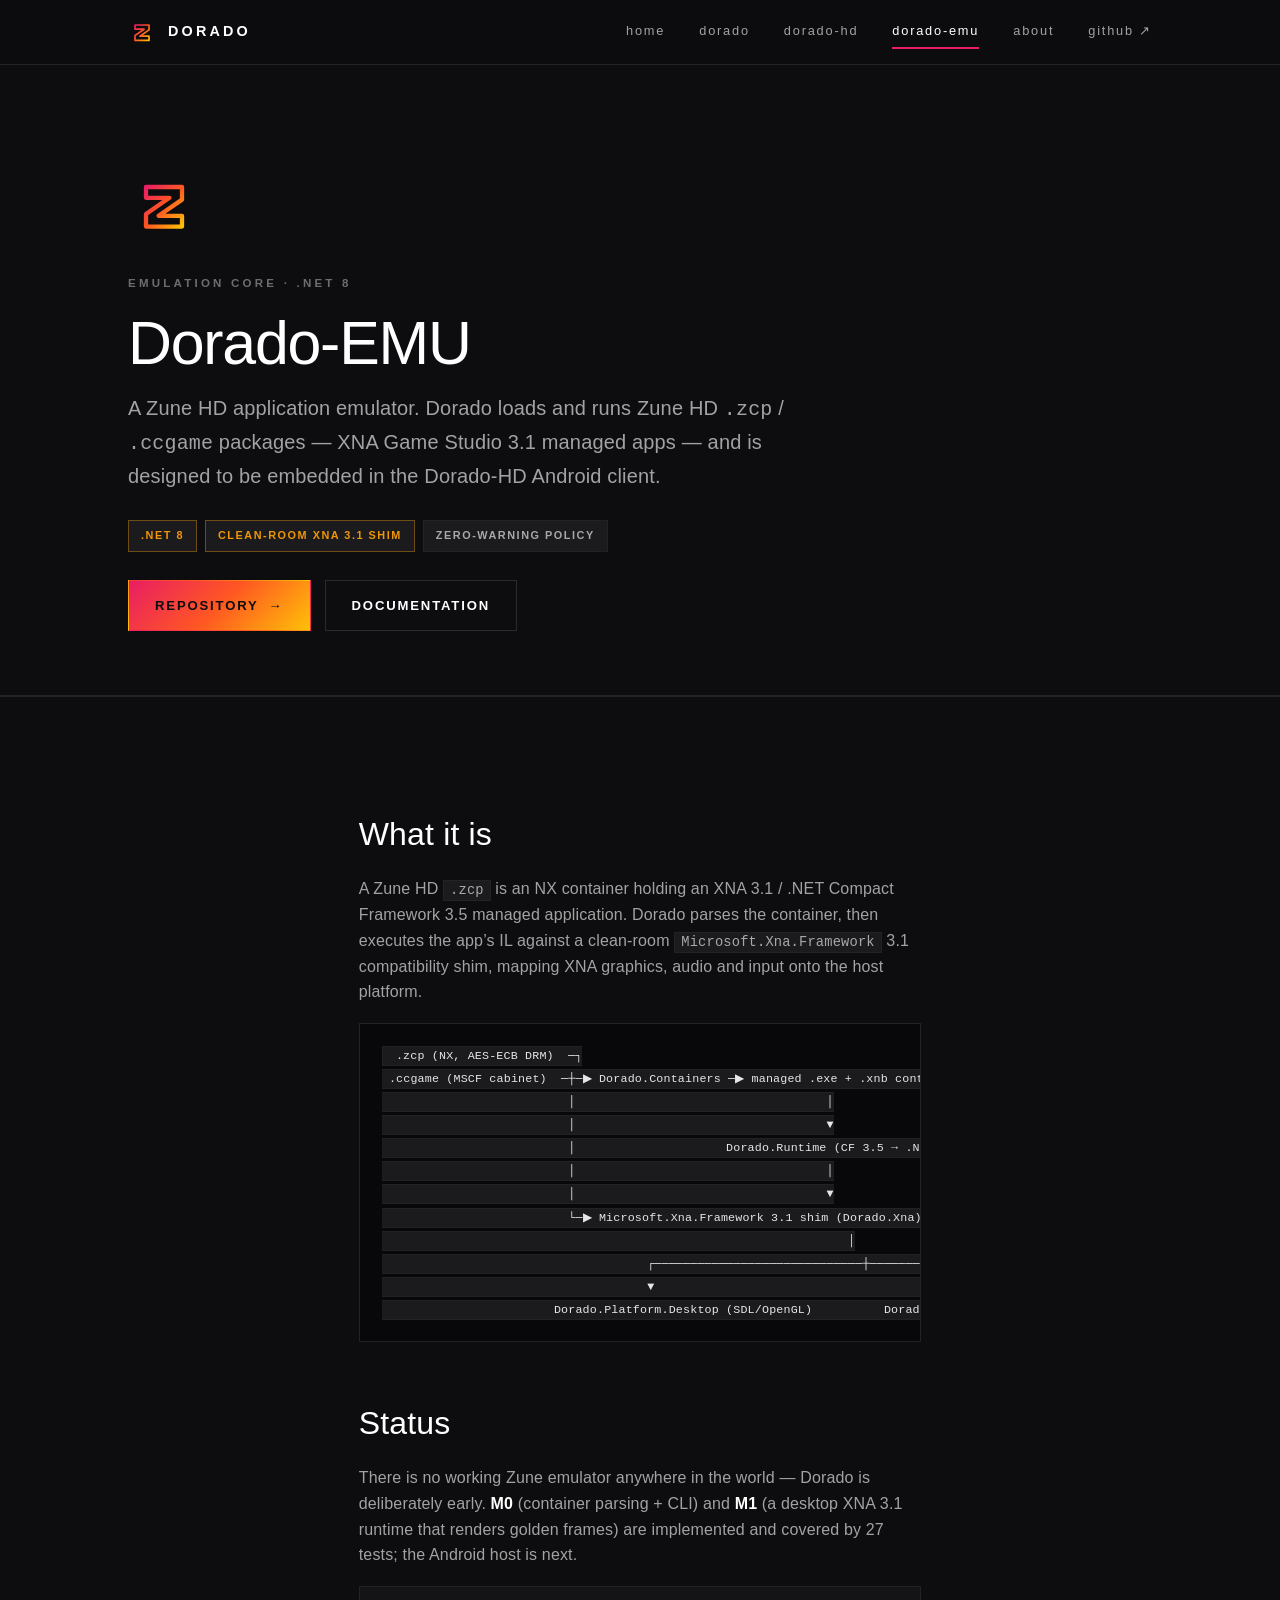
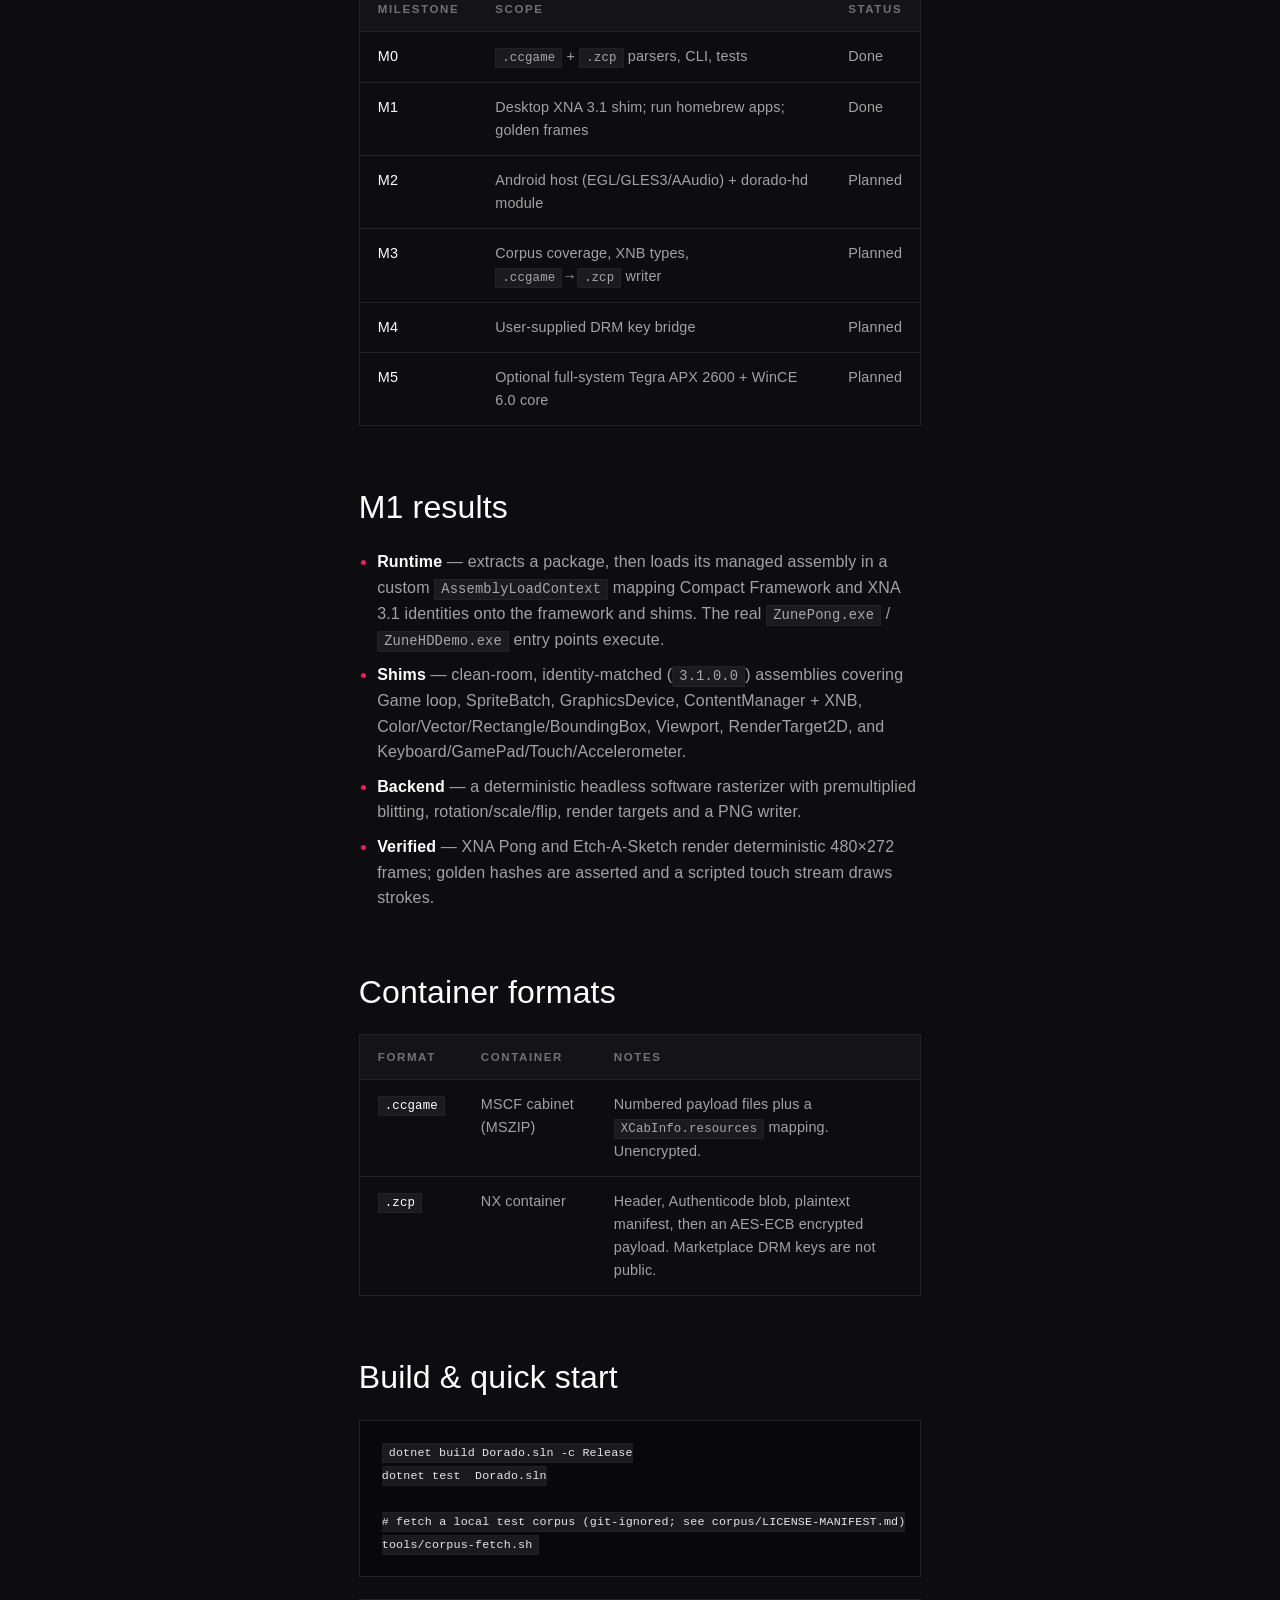
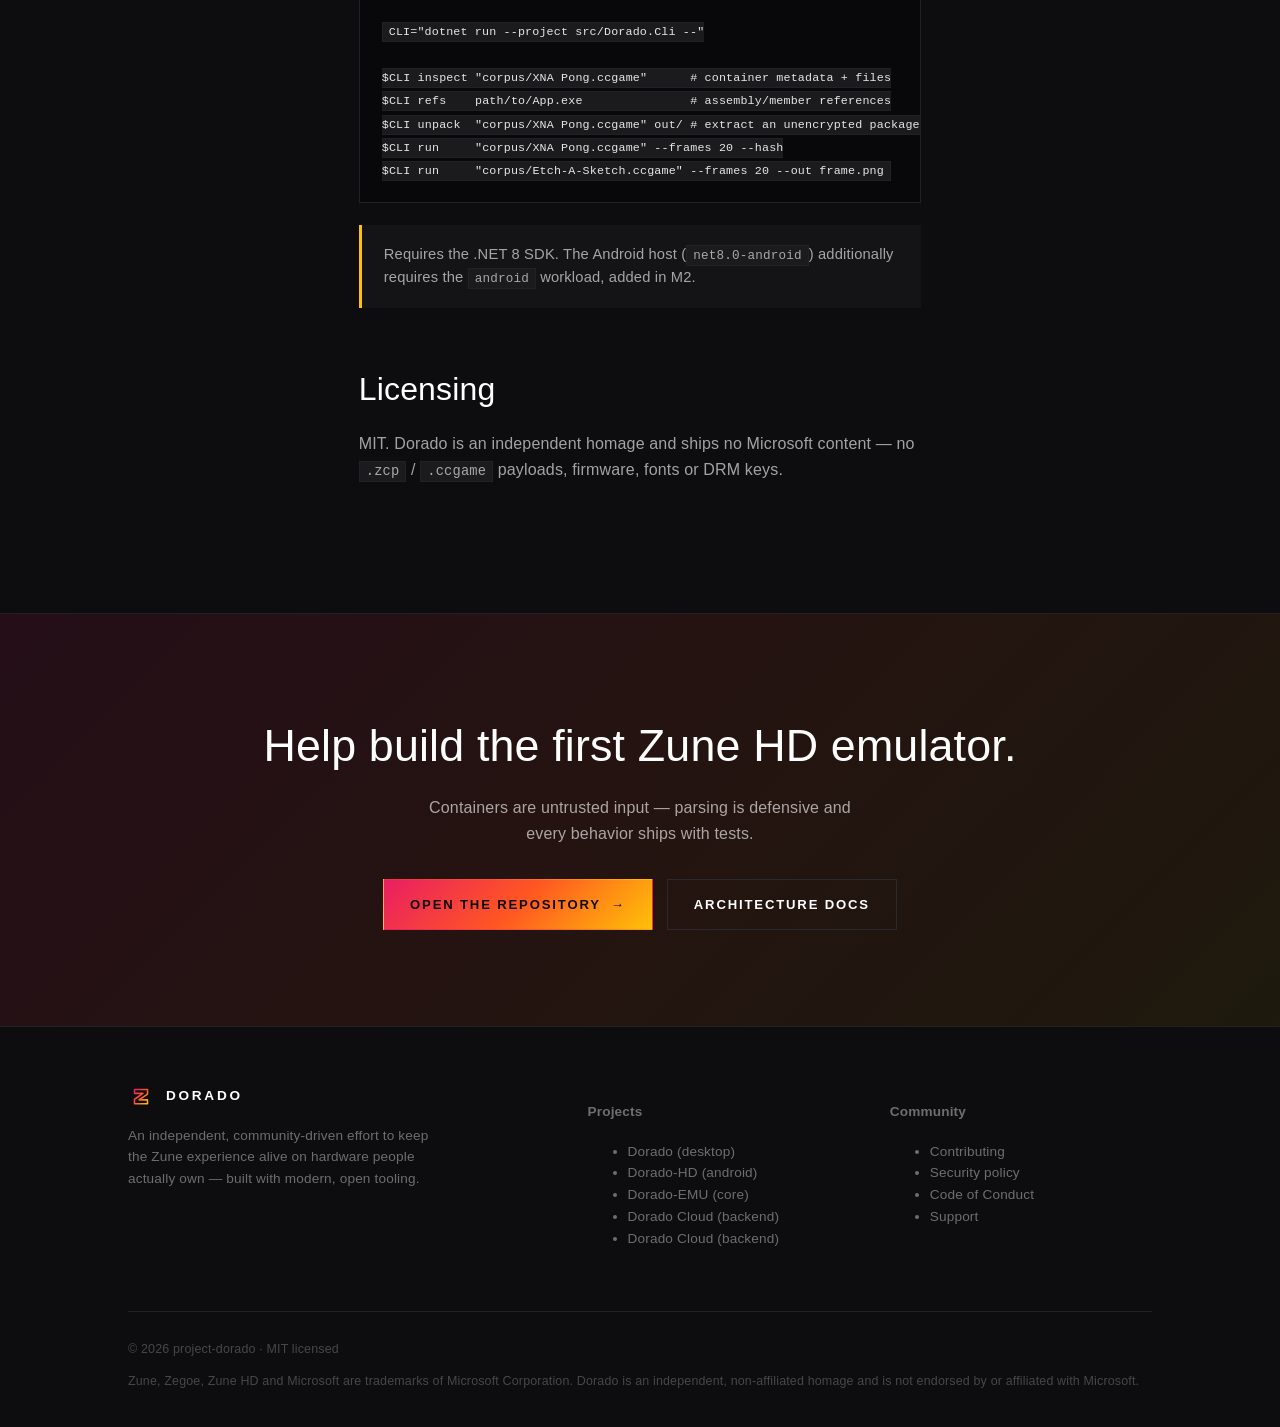
<file: projects/dorado-emu.html>
<!DOCTYPE html>
<html lang="en">
<head>
  <meta charset="utf-8" />
  <meta name="viewport" content="width=device-width, initial-scale=1" />
  <title>Dorado-EMU — A Zune HD application emulator | Dorado</title>
  <meta name="description" content="A clean-room Zune HD application emulator that parses .zcp / .ccgame containers and runs XNA 3.1 managed apps against a Microsoft.Xna.Framework compatibility shim." />
  <link rel="canonical" href="https://dorado.org.uk/projects/dorado-emu.html" />

  <meta property="og:type" content="website" />
  <meta property="og:site_name" content="Dorado" />
  <meta property="og:title" content="Dorado-EMU — A Zune HD application emulator" />
  <meta property="og:description" content="Runs Zune HD .zcp / .ccgame XNA packages against a clean-room XNA 3.1 shim." />
  <meta property="og:url" content="https://dorado.org.uk/projects/dorado-emu.html" />
  <meta property="og:image" content="https://dorado.org.uk/assets/img/og-image.png" />
  <meta name="twitter:card" content="summary_large_image" />

  <meta name="theme-color" content="#0d0d0f" />
  <link rel="icon" href="/assets/img/favicon.svg" type="image/svg+xml" />
  <link rel="apple-touch-icon" href="/assets/img/avatar-512.png" />
  <link rel="stylesheet" href="/assets/css/site.css" />
</head>
<body>
  <a class="skip-link" href="#main">Skip to content</a>

  <header class="site-header">
    <div class="wrap site-header__inner">
      <a class="brand" href="/">
        <img src="/assets/img/mark.svg" alt="" width="28" height="28" />
        Dorado
      </a>
      <button class="nav__toggle" type="button" aria-expanded="false" aria-controls="primary-nav" aria-label="Toggle navigation menu">
        <span></span>
      </button>
      <nav id="primary-nav" class="nav" aria-label="Primary">
        <a class="nav__link" href="/">home</a>
        <a class="nav__link" href="/projects/dorado.html">dorado</a>
        <a class="nav__link" href="/projects/dorado-hd.html">dorado-hd</a>
        <a class="nav__link" href="/projects/dorado-emu.html" aria-current="page">dorado-emu</a>
        <a class="nav__link" href="/about/">about</a>
        <a class="nav__link" href="https://github.com/project-dorado" rel="noopener">github&nbsp;&#8599;</a>
      </nav>
    </div>
  </header>

  <main id="main">
    <section class="page-hero">
      <div class="wrap">
        <img class="page-hero__mark" src="/assets/img/mark.svg" alt="" width="72" height="72" />
        <p class="eyebrow">Emulation core &middot; .NET 8</p>
        <h1 class="page-hero__title">Dorado-EMU</h1>
        <p class="page-hero__lead">
          A Zune HD application emulator. Dorado loads and runs Zune HD
          <code>.zcp</code> / <code>.ccgame</code> packages &mdash; XNA Game Studio 3.1
          managed apps &mdash; and is designed to be embedded in the Dorado-HD Android client.
        </p>
        <div class="badges" style="margin-bottom:28px">
          <span class="badge badge--emu">.NET 8</span>
          <span class="badge badge--emu">Clean-room XNA 3.1 shim</span>
          <span class="badge">Zero-warning policy</span>
        </div>
        <div class="hero__cta">
          <a class="btn btn--primary" href="https://github.com/project-dorado/dorado-emu" rel="noopener">Repository <span class="btn__arrow">&#8594;</span></a>
          <a class="btn" href="https://github.com/project-dorado/dorado-emu/tree/main/docs" rel="noopener">Documentation</a>
        </div>
      </div>
    </section>

    <section class="section">
      <div class="wrap prose">
        <h2>What it is</h2>
        <p>
          A Zune HD <code>.zcp</code> is an NX container holding an XNA 3.1 / .NET Compact
          Framework 3.5 managed application. Dorado parses the container, then executes the
          app&rsquo;s IL against a clean-room <code>Microsoft.Xna.Framework</code> 3.1
          compatibility shim, mapping XNA graphics, audio and input onto the host platform.
        </p>
        <pre><code> .zcp (NX, AES-ECB DRM)  &#9472;&#9488;
 .ccgame (MSCF cabinet)  &#9472;&#9532;&#9472;&#9654; Dorado.Containers &#9472;&#9654; managed .exe + .xnb content
                          &#9474;                                   &#9474;
                          &#9474;                                   &#9660;
                          &#9474;                     Dorado.Runtime (CF 3.5 &#8594; .NET identity remap)
                          &#9474;                                   &#9474;
                          &#9474;                                   &#9660;
                          &#9492;&#9472;&#9654; Microsoft.Xna.Framework 3.1 shim (Dorado.Xna)
                                                                 &#9474;
                                     &#9484;&#9472;&#9472;&#9472;&#9472;&#9472;&#9472;&#9472;&#9472;&#9472;&#9472;&#9472;&#9472;&#9472;&#9472;&#9472;&#9472;&#9472;&#9472;&#9472;&#9472;&#9472;&#9472;&#9472;&#9472;&#9472;&#9472;&#9472;&#9472;&#9472;&#9532;&#9472;&#9472;&#9472;&#9472;&#9472;&#9472;&#9472;&#9472;&#9472;&#9472;&#9472;&#9472;&#9472;&#9472;&#9472;&#9472;&#9472;&#9472;&#9472;&#9472;&#9472;&#9472;&#9472;&#9472;&#9472;&#9472;&#9472;&#9472;&#9472;&#9488;
                                     &#9660;                                                       &#9660;
                        Dorado.Platform.Desktop (SDL/OpenGL)          Dorado.Platform.Android (EGL/GLES3/AAudio)</code></pre>

        <h2>Status</h2>
        <p>
          There is no working Zune emulator anywhere in the world &mdash; Dorado is
          deliberately early. <strong>M0</strong> (container parsing + CLI) and
          <strong>M1</strong> (a desktop XNA 3.1 runtime that renders golden frames) are
          implemented and covered by 27 tests; the Android host is next.
        </p>
        <div class="table-scroll">
          <table>
            <thead>
              <tr><th scope="col">Milestone</th><th scope="col">Scope</th><th scope="col">Status</th></tr>
            </thead>
            <tbody>
              <tr><td>M0</td><td><code>.ccgame</code> + <code>.zcp</code> parsers, CLI, tests</td><td>Done</td></tr>
              <tr><td>M1</td><td>Desktop XNA 3.1 shim; run homebrew apps; golden frames</td><td>Done</td></tr>
              <tr><td>M2</td><td>Android host (EGL/GLES3/AAudio) + dorado-hd module</td><td>Planned</td></tr>
              <tr><td>M3</td><td>Corpus coverage, XNB types, <code>.ccgame</code>&rarr;<code>.zcp</code> writer</td><td>Planned</td></tr>
              <tr><td>M4</td><td>User-supplied DRM key bridge</td><td>Planned</td></tr>
              <tr><td>M5</td><td>Optional full-system Tegra APX 2600 + WinCE 6.0 core</td><td>Planned</td></tr>
            </tbody>
          </table>
        </div>

        <h2>M1 results</h2>
        <ul>
          <li><strong>Runtime</strong> &mdash; extracts a package, then loads its managed assembly in a custom <code>AssemblyLoadContext</code> mapping Compact Framework and XNA 3.1 identities onto the framework and shims. The real <code>ZunePong.exe</code> / <code>ZuneHDDemo.exe</code> entry points execute.</li>
          <li><strong>Shims</strong> &mdash; clean-room, identity-matched (<code>3.1.0.0</code>) assemblies covering Game loop, SpriteBatch, GraphicsDevice, ContentManager + XNB, Color/Vector/Rectangle/BoundingBox, Viewport, RenderTarget2D, and Keyboard/GamePad/Touch/Accelerometer.</li>
          <li><strong>Backend</strong> &mdash; a deterministic headless software rasterizer with premultiplied blitting, rotation/scale/flip, render targets and a PNG writer.</li>
          <li><strong>Verified</strong> &mdash; XNA Pong and Etch-A-Sketch render deterministic 480&times;272 frames; golden hashes are asserted and a scripted touch stream draws strokes.</li>
        </ul>

        <h2>Container formats</h2>
        <div class="table-scroll">
          <table>
            <thead>
              <tr><th scope="col">Format</th><th scope="col">Container</th><th scope="col">Notes</th></tr>
            </thead>
            <tbody>
              <tr><td><code>.ccgame</code></td><td>MSCF cabinet (MSZIP)</td><td>Numbered payload files plus a <code>XCabInfo.resources</code> mapping. Unencrypted.</td></tr>
              <tr><td><code>.zcp</code></td><td>NX container</td><td>Header, Authenticode blob, plaintext manifest, then an AES-ECB encrypted payload. Marketplace DRM keys are not public.</td></tr>
            </tbody>
          </table>
        </div>

        <h2>Build &amp; quick start</h2>
        <pre><code>dotnet build Dorado.sln -c Release
dotnet test  Dorado.sln

# fetch a local test corpus (git-ignored; see corpus/LICENSE-MANIFEST.md)
tools/corpus-fetch.sh</code></pre>
        <pre><code>CLI="dotnet run --project src/Dorado.Cli --"

$CLI inspect "corpus/XNA Pong.ccgame"      # container metadata + files
$CLI refs    path/to/App.exe               # assembly/member references
$CLI unpack  "corpus/XNA Pong.ccgame" out/ # extract an unencrypted package
$CLI run     "corpus/XNA Pong.ccgame" --frames 20 --hash
$CLI run     "corpus/Etch-A-Sketch.ccgame" --frames 20 --out frame.png</code></pre>
        <div class="note">
          Requires the .NET 8 SDK. The Android host (<code>net8.0-android</code>)
          additionally requires the <code>android</code> workload, added in M2.
        </div>

        <h2>Licensing</h2>
        <p>
          MIT. Dorado is an independent homage and ships no Microsoft content &mdash; no
          <code>.zcp</code> / <code>.ccgame</code> payloads, firmware, fonts or DRM keys.
        </p>
      </div>
    </section>

    <section class="cta-band">
      <div class="wrap cta-band__inner">
        <h2>Help build the first Zune HD emulator.</h2>
        <p>Containers are untrusted input &mdash; parsing is defensive and every behavior ships with tests.</p>
        <div class="hero__cta">
          <a class="btn btn--primary" href="https://github.com/project-dorado/dorado-emu" rel="noopener">Open the repository <span class="btn__arrow">&#8594;</span></a>
          <a class="btn" href="https://github.com/project-dorado/dorado-emu/blob/main/docs/emu-architecture.md" rel="noopener">Architecture docs</a>
        </div>
      </div>
    </section>
  </main>

  <footer class="site-footer">
    <div class="wrap">
      <div class="footer__grid">
        <div class="footer__brand-col">
          <div class="footer__brand">
            <img src="/assets/img/mark.svg" alt="" width="26" height="26" />
            Dorado
          </div>
          <p class="footer__about">
            An independent, community-driven effort to keep the Zune experience alive on
            hardware people actually own &mdash; built with modern, open tooling.
          </p>
        </div>
        <div>
          <h4>Projects</h4>
          <ul>
            <li><a href="/projects/dorado.html">Dorado (desktop)</a></li>
            <li><a href="/projects/dorado-hd.html">Dorado-HD (android)</a></li>
            <li><a href="/projects/dorado-emu.html">Dorado-EMU (core)</a></li>
            <li><a href="/projects/dorado-cloud.html">Dorado Cloud (backend)</a></li>
            <li><a href="/projects/dorado-cloud.html">Dorado Cloud (backend)</a></li>
          </ul>
        </div>
        <div>
          <h4>Community</h4>
          <ul>
            <li><a href="https://github.com/project-dorado/.github/blob/main/CONTRIBUTING.md" rel="noopener">Contributing</a></li>
            <li><a href="https://github.com/project-dorado/.github/blob/main/SECURITY.md" rel="noopener">Security policy</a></li>
            <li><a href="https://github.com/project-dorado/.github/blob/main/CODE_OF_CONDUCT.md" rel="noopener">Code of Conduct</a></li>
            <li><a href="https://github.com/project-dorado/.github/blob/main/SUPPORT.md" rel="noopener">Support</a></li>
          </ul>
        </div>
      </div>
      <div class="footer__legal">
        <span>&copy; <span data-year>2026</span> project-dorado &middot; MIT licensed</span>
        <span>
          Zune, Zegoe, Zune HD and Microsoft are trademarks of Microsoft Corporation.
          Dorado is an independent, non-affiliated homage and is not endorsed by or
          affiliated with Microsoft.
        </span>
      </div>
    </div>
  </footer>

  <script src="/assets/js/site.js" defer></script>
</body>
</html>
</file>
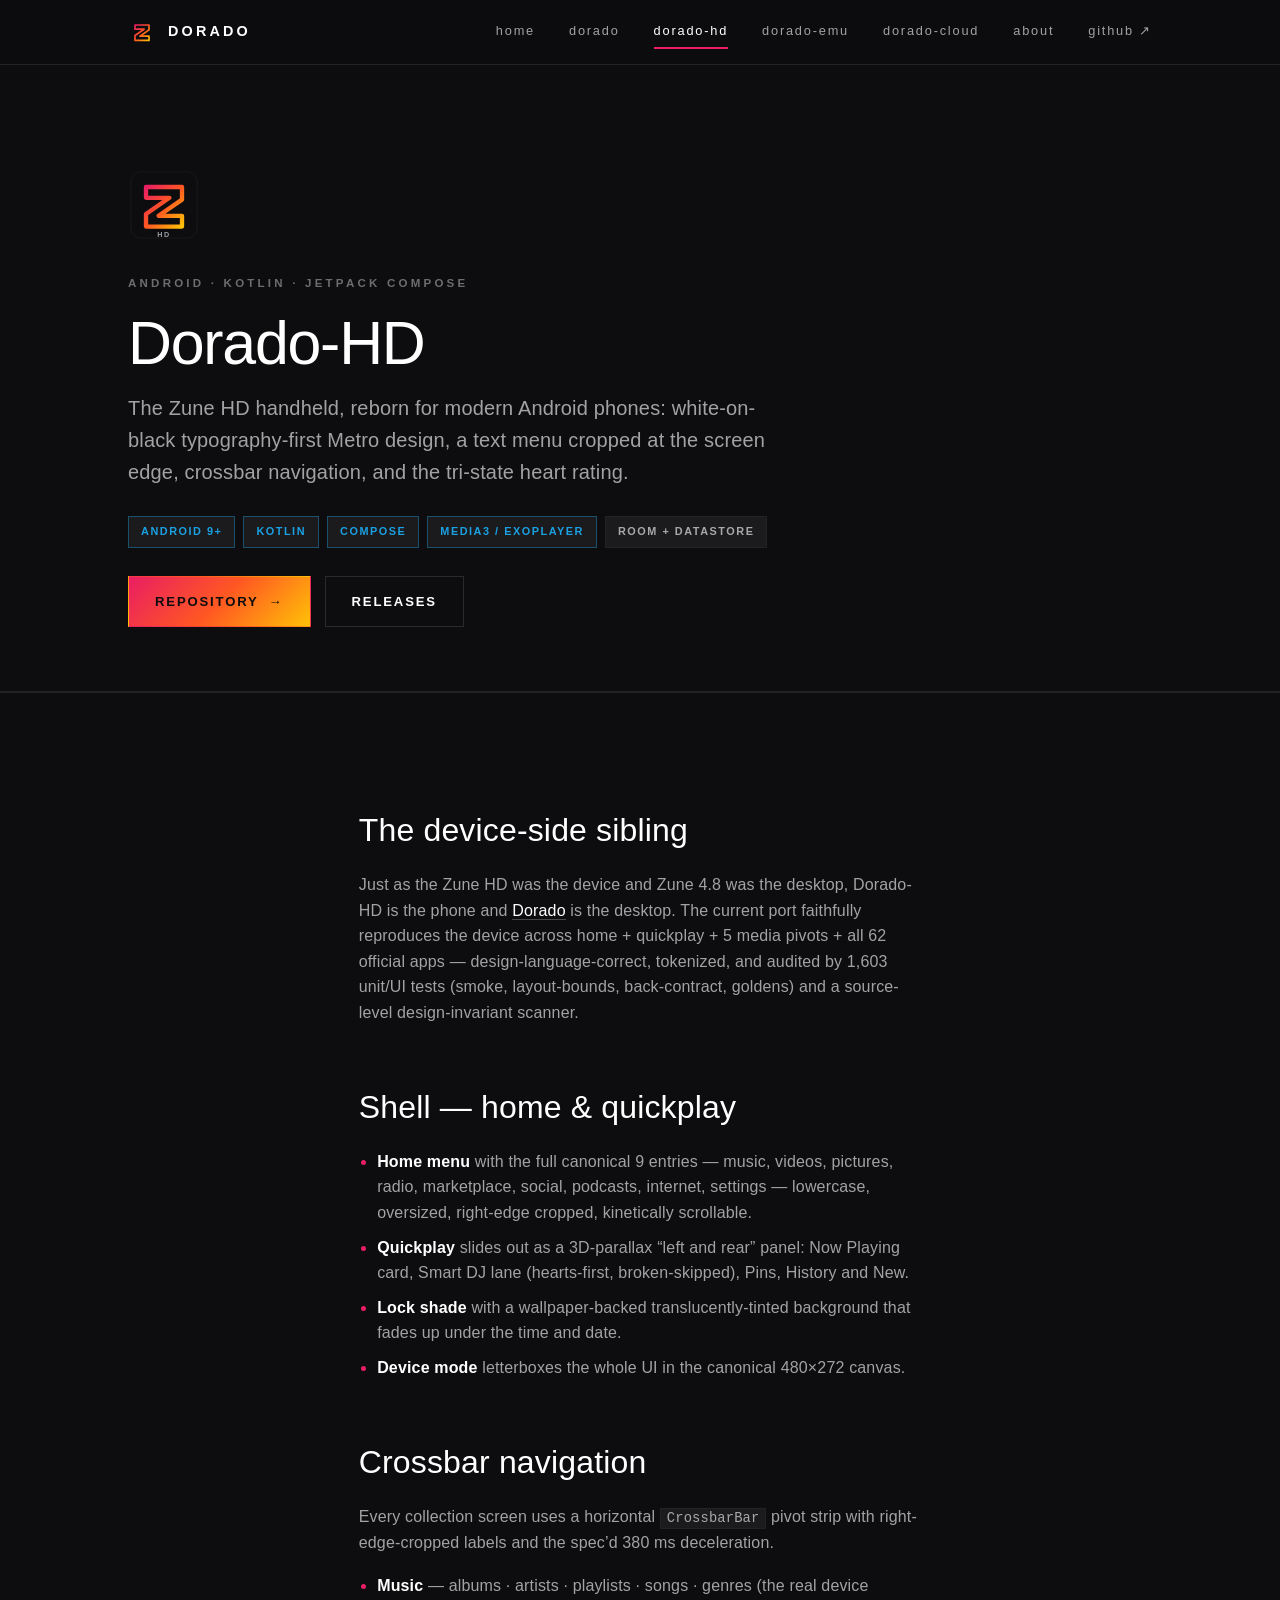
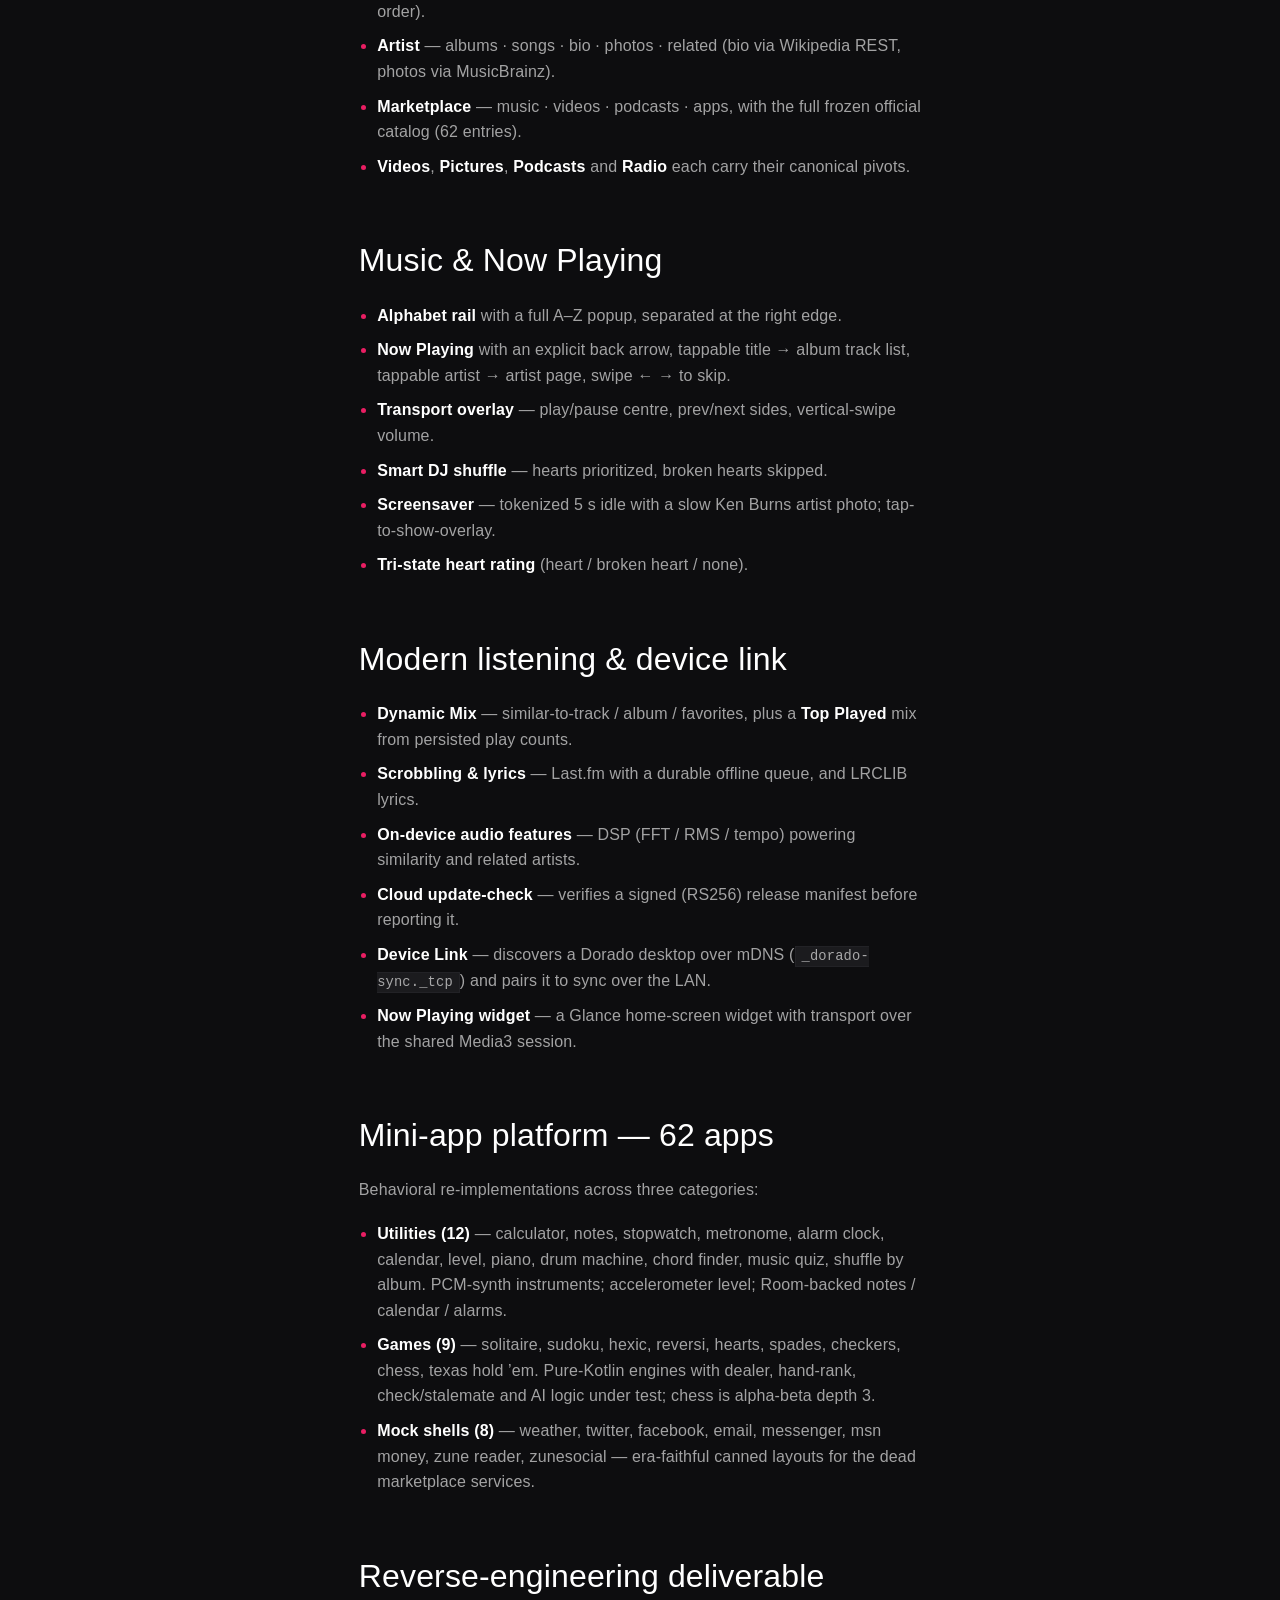
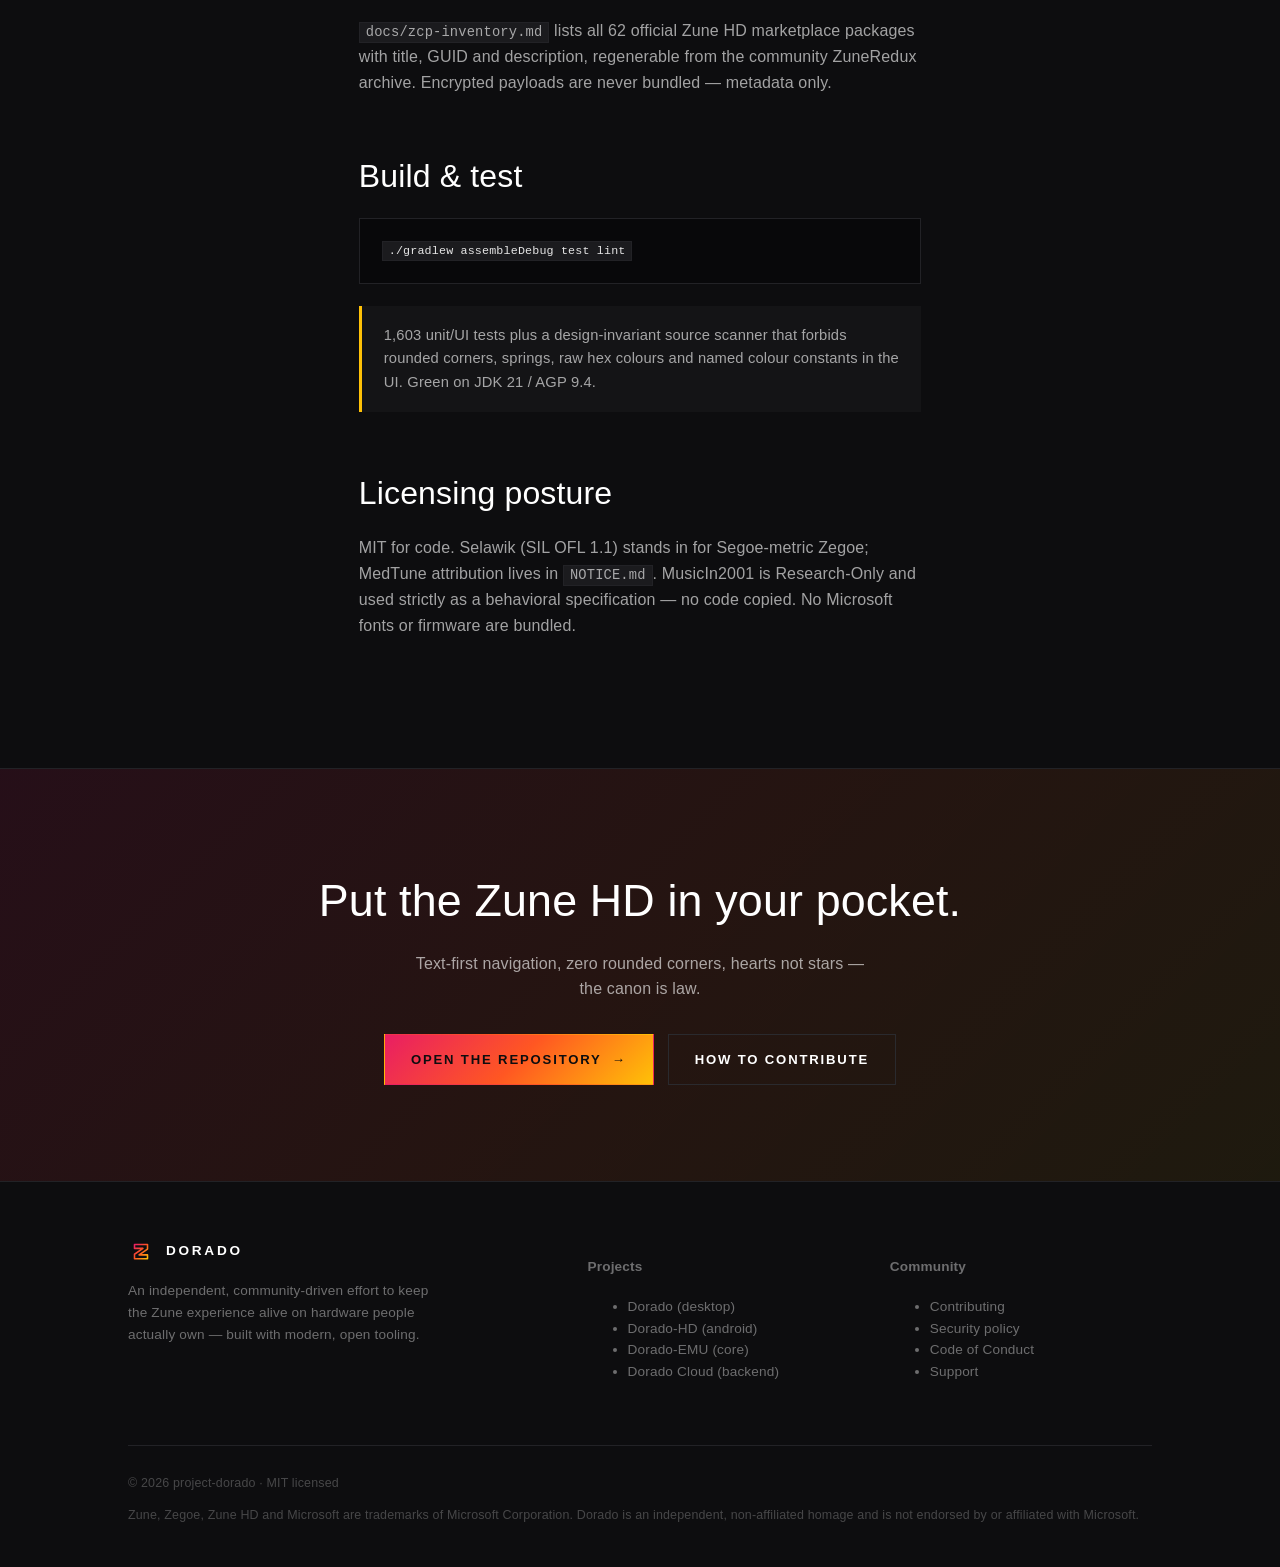
<file: projects/dorado-hd.html>
<!DOCTYPE html>
<html lang="en">
<head>
  <meta charset="utf-8" />
  <meta name="viewport" content="width=device-width, initial-scale=1" />
  <title>Dorado-HD — The Zune HD, reborn for Android | Dorado</title>
  <meta name="description" content="A faithful re-creation of the Zune HD on-device UI for modern Android: the 480×272 device canvas, crossbar pivots, kinetic lists, tri-state hearts, Media3 playback, and all 62 official Zune HD apps in Jetpack Compose, including an OpenGL ES 3D engine core." />
  <link rel="canonical" href="https://dorado.org.uk/projects/dorado-hd.html" />

  <meta property="og:type" content="website" />
  <meta property="og:site_name" content="Dorado" />
  <meta property="og:title" content="Dorado-HD — The Zune HD, reborn for Android" />
  <meta property="og:description" content="The Zune HD device UI, rebuilt in Kotlin and Jetpack Compose." />
  <meta property="og:url" content="https://dorado.org.uk/projects/dorado-hd.html" />
  <meta property="og:image" content="https://dorado.org.uk/assets/img/og-image.png" />
  <meta name="twitter:card" content="summary_large_image" />

  <meta name="theme-color" content="#0d0d0f" />
  <link rel="icon" href="/assets/img/favicon.svg" type="image/svg+xml" />
  <link rel="apple-touch-icon" href="/assets/img/avatar-512.png" />
  <link rel="stylesheet" href="/assets/css/site.css" />
</head>
<body>
  <a class="skip-link" href="#main">Skip to content</a>

  <header class="site-header">
    <div class="wrap site-header__inner">
      <a class="brand" href="/">
        <img src="/assets/img/mark.svg" alt="" width="28" height="28" />
        Dorado
      </a>
      <button class="nav__toggle" type="button" aria-expanded="false" aria-controls="primary-nav" aria-label="Toggle navigation menu">
        <span></span>
      </button>
      <nav id="primary-nav" class="nav" aria-label="Primary">
        <a class="nav__link" href="/">home</a>
        <a class="nav__link" href="/projects/dorado.html">dorado</a>
        <a class="nav__link" href="/projects/dorado-hd.html" aria-current="page">dorado-hd</a>
        <a class="nav__link" href="/projects/dorado-emu.html">dorado-emu</a>
        <a class="nav__link" href="/projects/dorado-cloud.html">dorado-cloud</a>
        <a class="nav__link" href="/about/">about</a>
        <a class="nav__link" href="https://github.com/project-dorado" rel="noopener">github&nbsp;&#8599;</a>
      </nav>
    </div>
  </header>

  <main id="main">
    <section class="page-hero">
      <div class="wrap">
        <img class="page-hero__mark" src="/assets/img/mark-hd.svg" alt="" width="72" height="72" />
        <p class="eyebrow">Android &middot; Kotlin &middot; Jetpack Compose</p>
        <h1 class="page-hero__title">Dorado-HD</h1>
        <p class="page-hero__lead">
          The Zune HD handheld, reborn for modern Android phones: white-on-black
          typography-first Metro design, a text menu cropped at the screen edge,
          crossbar navigation, and the tri-state heart rating.
        </p>
        <div class="badges" style="margin-bottom:28px">
          <span class="badge badge--hd">Android 9+</span>
          <span class="badge badge--hd">Kotlin</span>
          <span class="badge badge--hd">Compose</span>
          <span class="badge badge--hd">Media3 / ExoPlayer</span>
          <span class="badge">Room + DataStore</span>
        </div>
        <div class="hero__cta">
          <a class="btn btn--primary" href="https://github.com/project-dorado/dorado-hd" rel="noopener">Repository <span class="btn__arrow">&#8594;</span></a>
          <a class="btn" href="https://github.com/project-dorado/dorado-hd/releases" rel="noopener">Releases</a>
        </div>
      </div>
    </section>

    <section class="section">
      <div class="wrap prose">
        <h2>The device-side sibling</h2>
        <p>
          Just as the Zune HD was the device and Zune 4.8 was the desktop, Dorado-HD is
          the phone and <a href="/projects/dorado.html">Dorado</a> is the desktop. The
          current port faithfully reproduces the device across home + quickplay + 5 media
          pivots + all 62 official apps &mdash; design-language-correct, tokenized, and
          audited by 1,603 unit/UI tests (smoke, layout-bounds, back-contract, goldens) and a source-level design-invariant scanner.
        </p>

        <h2>Shell &mdash; home &amp; quickplay</h2>
        <ul>
          <li><strong>Home menu</strong> with the full canonical 9 entries &mdash; music, videos, pictures, radio, marketplace, social, podcasts, internet, settings &mdash; lowercase, oversized, right-edge cropped, kinetically scrollable.</li>
          <li><strong>Quickplay</strong> slides out as a 3D-parallax &ldquo;left and rear&rdquo; panel: Now Playing card, Smart DJ lane (hearts-first, broken-skipped), Pins, History and New.</li>
          <li><strong>Lock shade</strong> with a wallpaper-backed translucently-tinted background that fades up under the time and date.</li>
          <li><strong>Device mode</strong> letterboxes the whole UI in the canonical 480&times;272 canvas.</li>
        </ul>

        <h2>Crossbar navigation</h2>
        <p>
          Every collection screen uses a horizontal <code>CrossbarBar</code> pivot strip
          with right-edge-cropped labels and the spec&rsquo;d 380&nbsp;ms deceleration.
        </p>
        <ul>
          <li><strong>Music</strong> &mdash; albums &middot; artists &middot; playlists &middot; songs &middot; genres (the real device order).</li>
          <li><strong>Artist</strong> &mdash; albums &middot; songs &middot; bio &middot; photos &middot; related (bio via Wikipedia REST, photos via MusicBrainz).</li>
          <li><strong>Marketplace</strong> &mdash; music &middot; videos &middot; podcasts &middot; apps, with the full frozen official catalog (62 entries).</li>
          <li><strong>Videos</strong>, <strong>Pictures</strong>, <strong>Podcasts</strong> and <strong>Radio</strong> each carry their canonical pivots.</li>
        </ul>

        <h2>Music &amp; Now Playing</h2>
        <ul>
          <li><strong>Alphabet rail</strong> with a full A&ndash;Z popup, separated at the right edge.</li>
          <li><strong>Now Playing</strong> with an explicit back arrow, tappable title &rarr; album track list, tappable artist &rarr; artist page, swipe &larr; &rarr; to skip.</li>
          <li><strong>Transport overlay</strong> &mdash; play/pause centre, prev/next sides, vertical-swipe volume.</li>
          <li><strong>Smart DJ shuffle</strong> &mdash; hearts prioritized, broken hearts skipped.</li>
          <li><strong>Screensaver</strong> &mdash; tokenized 5&nbsp;s idle with a slow Ken Burns artist photo; tap-to-show-overlay.</li>
          <li><strong>Tri-state heart rating</strong> (heart / broken heart / none).</li>
        </ul>

        <h2>Modern listening &amp; device link</h2>
        <ul>
          <li><strong>Dynamic Mix</strong> &mdash; similar-to-track / album / favorites, plus a <strong>Top Played</strong> mix from persisted play counts.</li>
          <li><strong>Scrobbling &amp; lyrics</strong> &mdash; Last.fm with a durable offline queue, and LRCLIB lyrics.</li>
          <li><strong>On-device audio features</strong> &mdash; DSP (FFT / RMS / tempo) powering similarity and related artists.</li>
          <li><strong>Cloud update-check</strong> &mdash; verifies a signed (RS256) release manifest before reporting it.</li>
          <li><strong>Device Link</strong> &mdash; discovers a Dorado desktop over mDNS (<code>_dorado-sync._tcp</code>) and pairs it to sync over the LAN.</li>
          <li><strong>Now Playing widget</strong> &mdash; a Glance home-screen widget with transport over the shared Media3 session.</li>
        </ul>

        <h2>Mini-app platform &mdash; 62 apps</h2>
        <p>Behavioral re-implementations across three categories:</p>
        <ul>
          <li><strong>Utilities (12)</strong> &mdash; calculator, notes, stopwatch, metronome, alarm clock, calendar, level, piano, drum machine, chord finder, music quiz, shuffle by album. PCM-synth instruments; accelerometer level; Room-backed notes / calendar / alarms.</li>
          <li><strong>Games (9)</strong> &mdash; solitaire, sudoku, hexic, reversi, hearts, spades, checkers, chess, texas hold &rsquo;em. Pure-Kotlin engines with dealer, hand-rank, check/stalemate and AI logic under test; chess is alpha-beta depth 3.</li>
          <li><strong>Mock shells (8)</strong> &mdash; weather, twitter, facebook, email, messenger, msn money, zune reader, zunesocial &mdash; era-faithful canned layouts for the dead marketplace services.</li>
        </ul>

        <h2>Reverse-engineering deliverable</h2>
        <p>
          <code>docs/zcp-inventory.md</code> lists all 62 official Zune HD marketplace
          packages with title, GUID and description, regenerable from the community
          ZuneRedux archive. Encrypted payloads are never bundled &mdash; metadata only.
        </p>

        <h2>Build &amp; test</h2>
        <pre><code>./gradlew assembleDebug test lint</code></pre>
        <div class="note">
          1,603 unit/UI tests plus a design-invariant source scanner that forbids
          rounded corners, springs, raw hex colours and named colour constants in the UI.
          Green on JDK 21 / AGP 9.4.
        </div>

        <h2>Licensing posture</h2>
        <p>
          MIT for code. Selawik (SIL OFL 1.1) stands in for Segoe-metric Zegoe; MedTune
          attribution lives in <code>NOTICE.md</code>. MusicIn2001 is Research-Only and
          used strictly as a behavioral specification &mdash; no code copied. No Microsoft
          fonts or firmware are bundled.
        </p>
      </div>
    </section>

    <section class="cta-band">
      <div class="wrap cta-band__inner">
        <h2>Put the Zune HD in your pocket.</h2>
        <p>Text-first navigation, zero rounded corners, hearts not stars &mdash; the canon is law.</p>
        <div class="hero__cta">
          <a class="btn btn--primary" href="https://github.com/project-dorado/dorado-hd" rel="noopener">Open the repository <span class="btn__arrow">&#8594;</span></a>
          <a class="btn" href="https://github.com/project-dorado/dorado-hd/blob/main/CONTRIBUTING.md" rel="noopener">How to contribute</a>
        </div>
      </div>
    </section>
  </main>

  <footer class="site-footer">
    <div class="wrap">
      <div class="footer__grid">
        <div class="footer__brand-col">
          <div class="footer__brand">
            <img src="/assets/img/mark.svg" alt="" width="26" height="26" />
            Dorado
          </div>
          <p class="footer__about">
            An independent, community-driven effort to keep the Zune experience alive on
            hardware people actually own &mdash; built with modern, open tooling.
          </p>
        </div>
        <div>
          <h4>Projects</h4>
          <ul>
            <li><a href="/projects/dorado.html">Dorado (desktop)</a></li>
            <li><a href="/projects/dorado-hd.html">Dorado-HD (android)</a></li>
            <li><a href="/projects/dorado-emu.html">Dorado-EMU (core)</a></li>
            <li><a href="/projects/dorado-cloud.html">Dorado Cloud (backend)</a></li>
          </ul>
        </div>
        <div>
          <h4>Community</h4>
          <ul>
            <li><a href="https://github.com/project-dorado/.github/blob/main/CONTRIBUTING.md" rel="noopener">Contributing</a></li>
            <li><a href="https://github.com/project-dorado/.github/blob/main/SECURITY.md" rel="noopener">Security policy</a></li>
            <li><a href="https://github.com/project-dorado/.github/blob/main/CODE_OF_CONDUCT.md" rel="noopener">Code of Conduct</a></li>
            <li><a href="https://github.com/project-dorado/.github/blob/main/SUPPORT.md" rel="noopener">Support</a></li>
          </ul>
        </div>
      </div>
      <div class="footer__legal">
        <span>&copy; <span data-year>2026</span> project-dorado &middot; MIT licensed</span>
        <span>
          Zune, Zegoe, Zune HD and Microsoft are trademarks of Microsoft Corporation.
          Dorado is an independent, non-affiliated homage and is not endorsed by or
          affiliated with Microsoft.
        </span>
      </div>
    </div>
  </footer>

  <script src="/assets/js/site.js" defer></script>
</body>
</html>
</file>
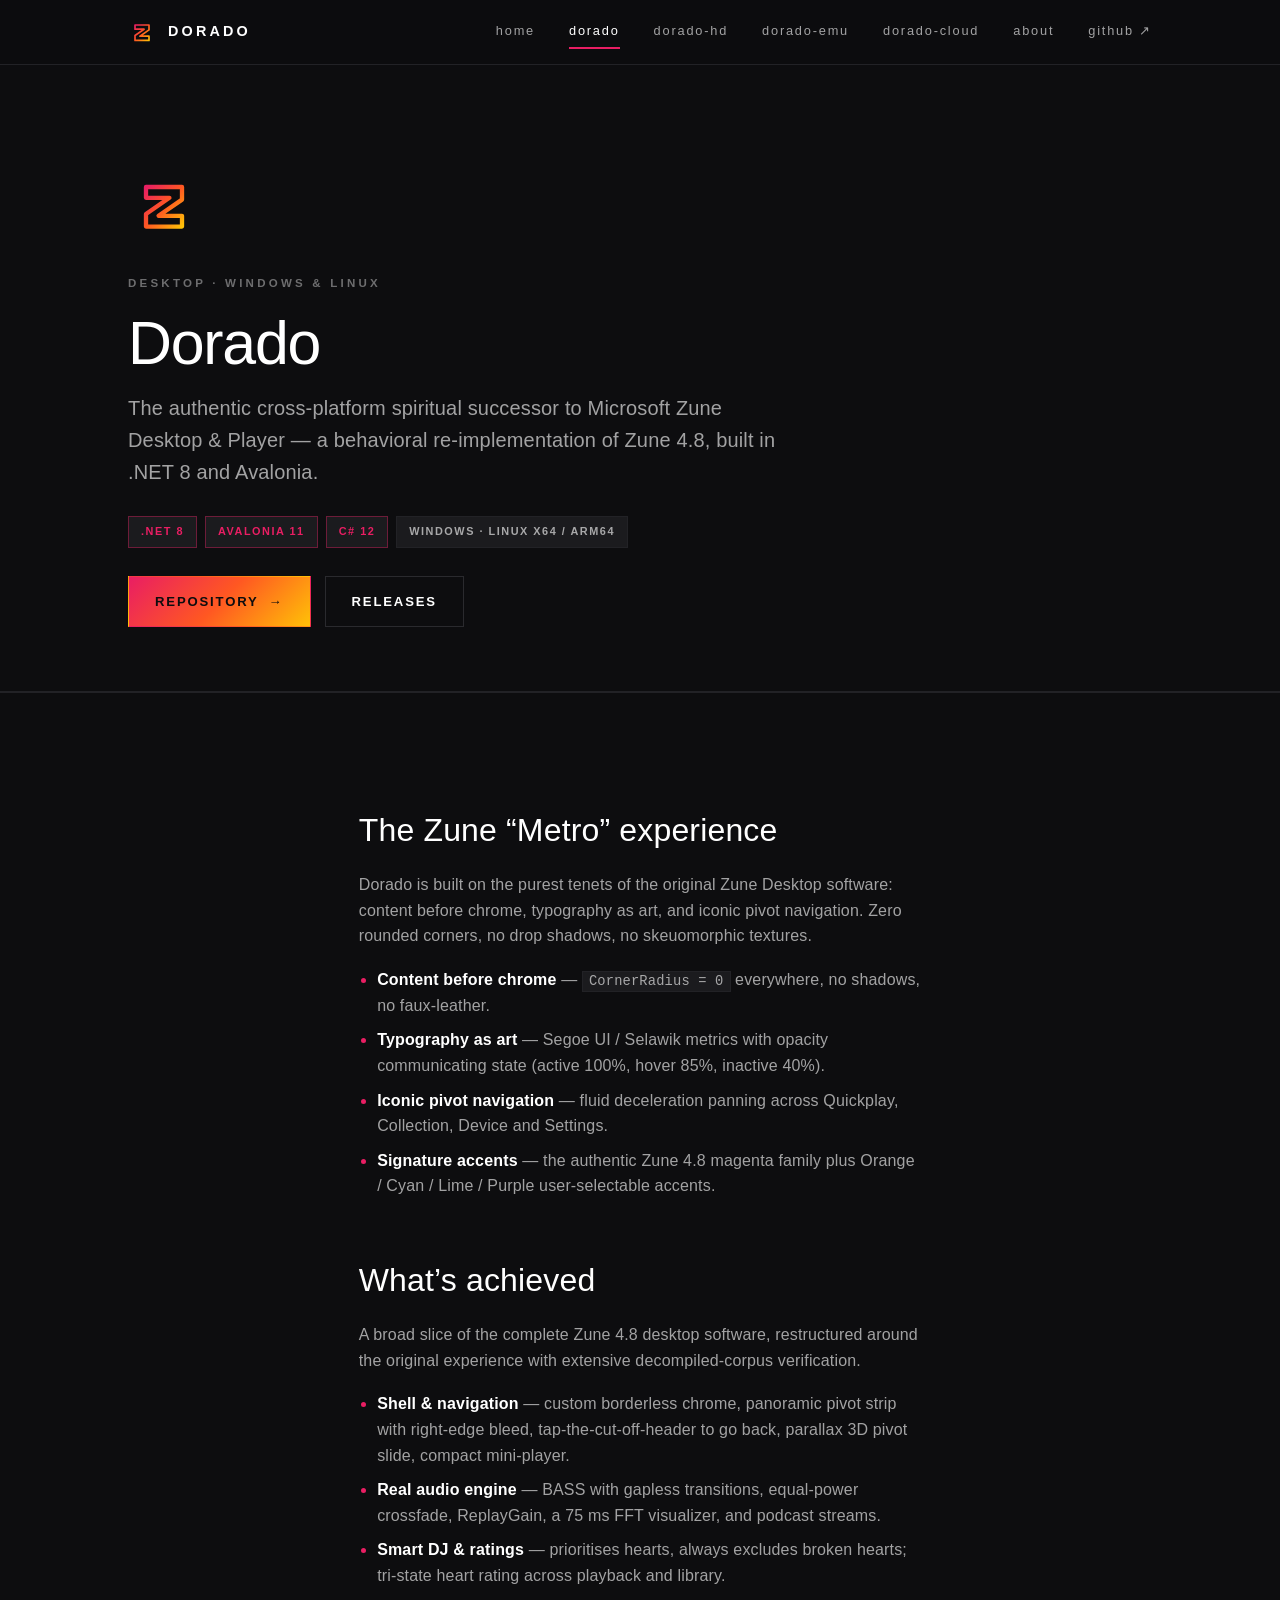
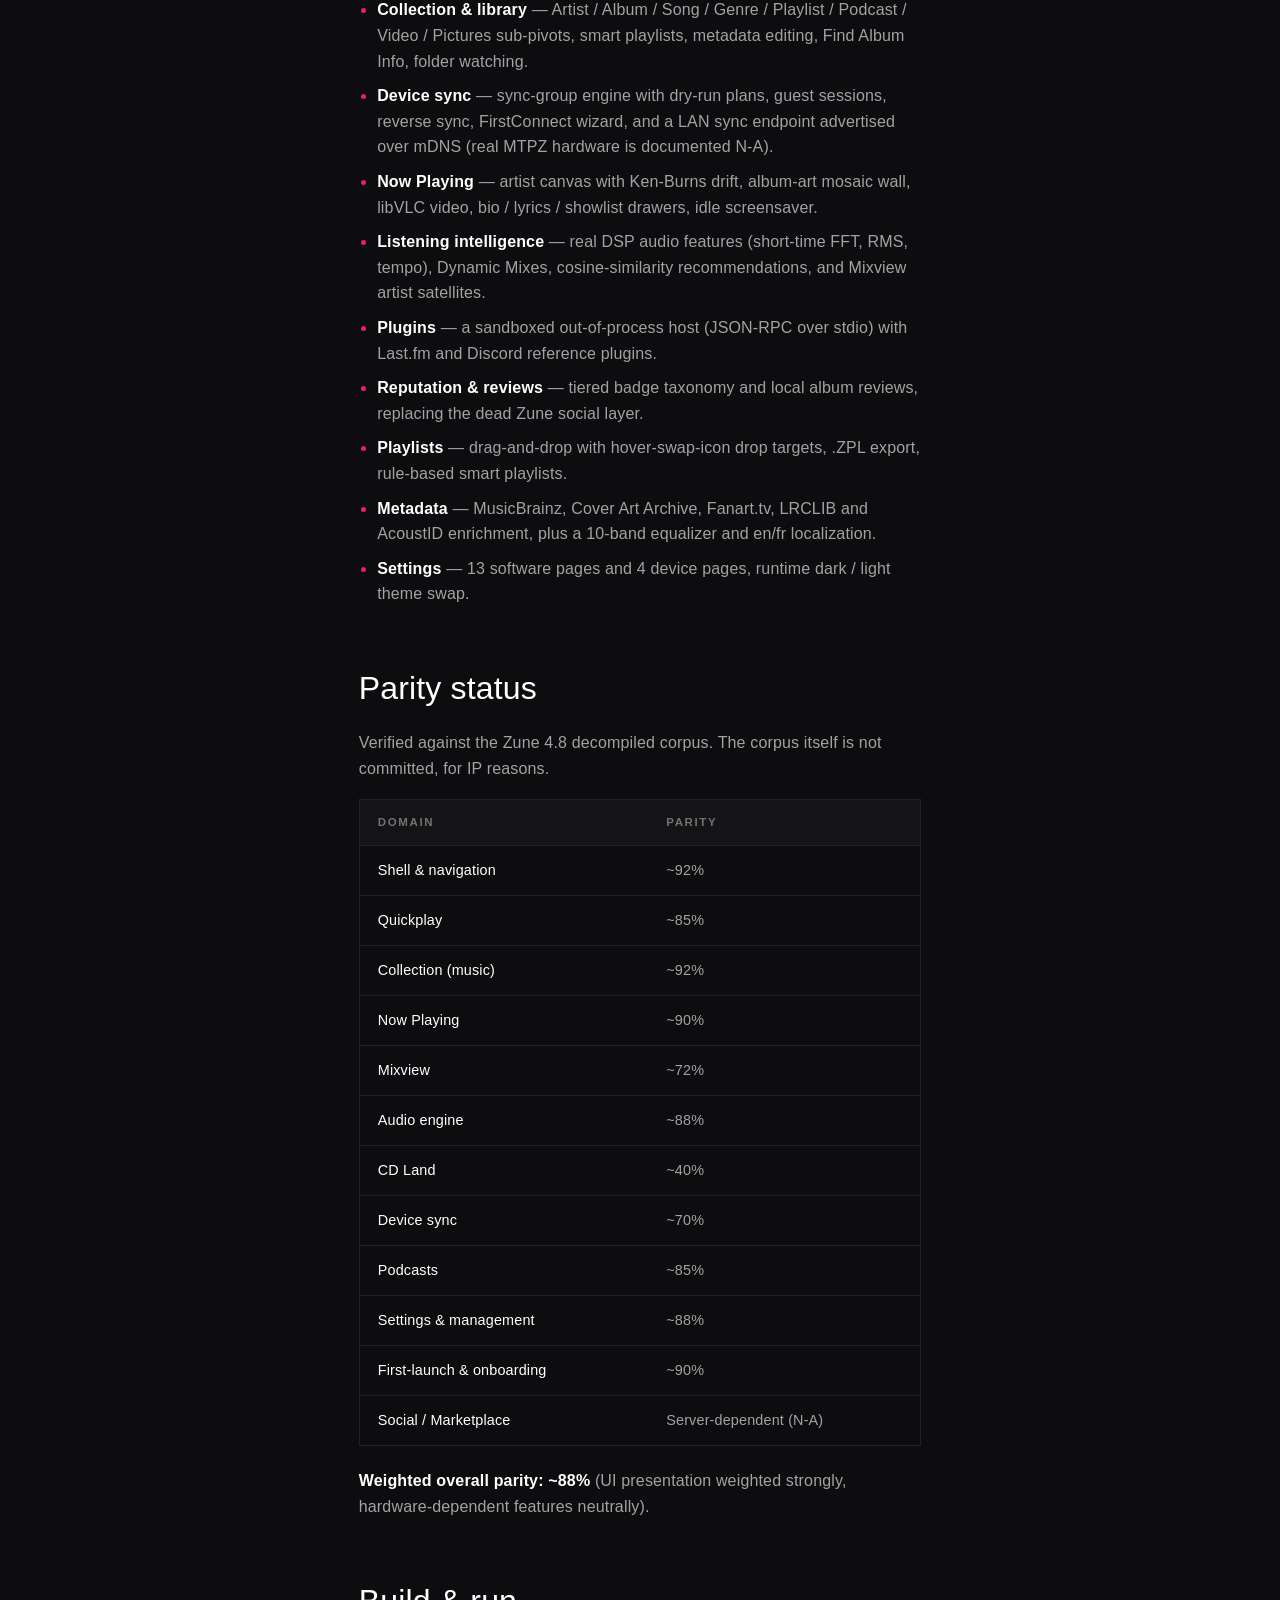
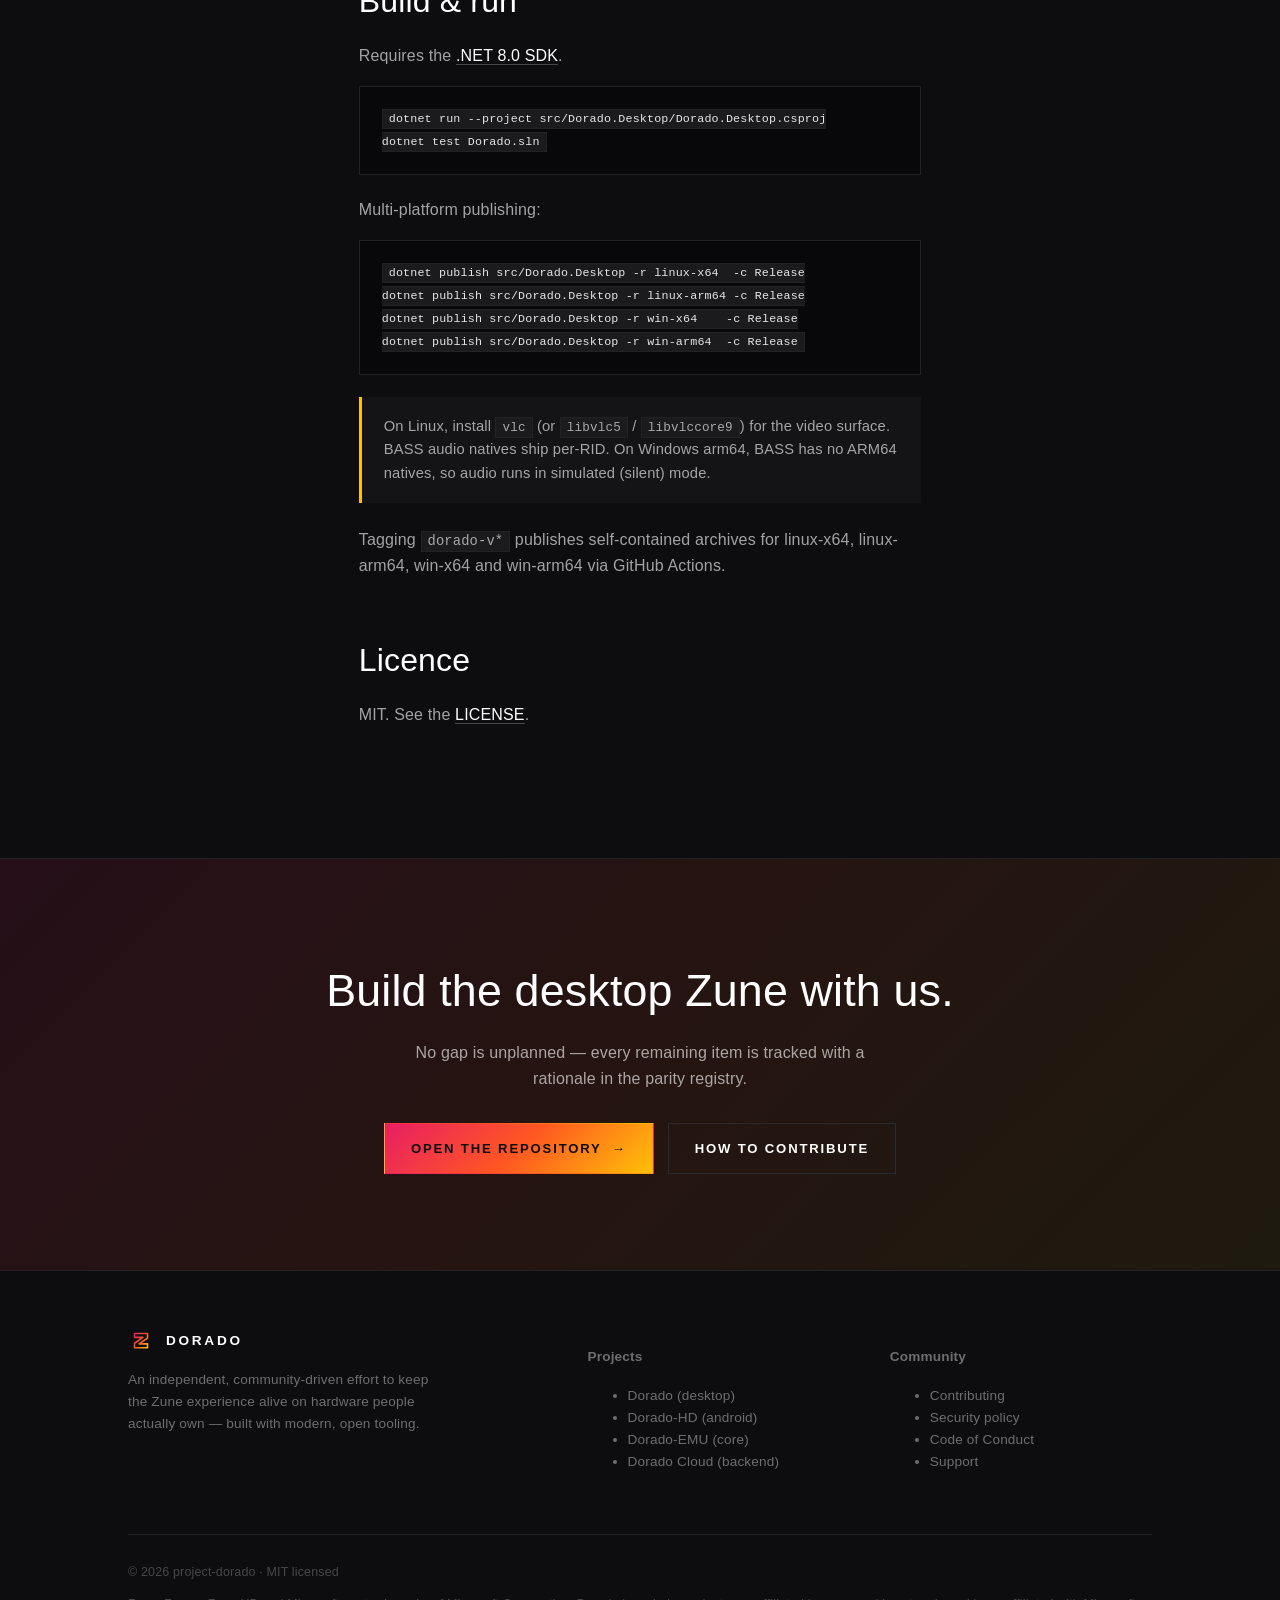
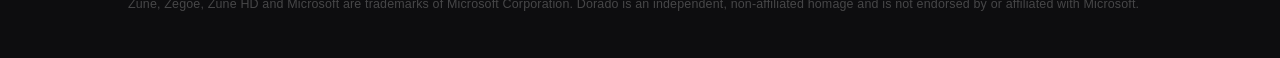
<file: projects/dorado.html>
<!DOCTYPE html>
<html lang="en">
<head>
  <meta charset="utf-8" />
  <meta name="viewport" content="width=device-width, initial-scale=1" />
  <title>Dorado — Desktop Zune 4.8 re-creation | Dorado</title>
  <meta name="description" content="An authentic cross-platform re-creation of Zune 4.8 Desktop in .NET 8 and Avalonia: Metro pivots, Quickplay & Smart DJ, a real BASS audio engine, libVLC video and metadata enrichment." />
  <link rel="canonical" href="https://dorado.org.uk/projects/dorado.html" />

  <meta property="og:type" content="website" />
  <meta property="og:site_name" content="Dorado" />
  <meta property="og:title" content="Dorado — Desktop Zune 4.8 re-creation" />
  <meta property="og:description" content="A cross-platform Zune 4.8 Desktop re-creation in .NET 8 and Avalonia." />
  <meta property="og:url" content="https://dorado.org.uk/projects/dorado.html" />
  <meta property="og:image" content="https://dorado.org.uk/assets/img/og-image.png" />
  <meta name="twitter:card" content="summary_large_image" />

  <meta name="theme-color" content="#0d0d0f" />
  <link rel="icon" href="/assets/img/favicon.svg" type="image/svg+xml" />
  <link rel="apple-touch-icon" href="/assets/img/avatar-512.png" />
  <link rel="stylesheet" href="/assets/css/site.css" />
</head>
<body>
  <a class="skip-link" href="#main">Skip to content</a>

  <header class="site-header">
    <div class="wrap site-header__inner">
      <a class="brand" href="/">
        <img src="/assets/img/mark.svg" alt="" width="28" height="28" />
        Dorado
      </a>
      <button class="nav__toggle" type="button" aria-expanded="false" aria-controls="primary-nav" aria-label="Toggle navigation menu">
        <span></span>
      </button>
      <nav id="primary-nav" class="nav" aria-label="Primary">
        <a class="nav__link" href="/">home</a>
        <a class="nav__link" href="/projects/dorado.html" aria-current="page">dorado</a>
        <a class="nav__link" href="/projects/dorado-hd.html">dorado-hd</a>
        <a class="nav__link" href="/projects/dorado-emu.html">dorado-emu</a>
        <a class="nav__link" href="/projects/dorado-cloud.html">dorado-cloud</a>
        <a class="nav__link" href="/about/">about</a>
        <a class="nav__link" href="https://github.com/project-dorado" rel="noopener">github&nbsp;&#8599;</a>
      </nav>
    </div>
  </header>

  <main id="main">
    <section class="page-hero">
      <div class="wrap">
        <img class="page-hero__mark" src="/assets/img/mark.svg" alt="" width="72" height="72" />
        <p class="eyebrow">Desktop &middot; Windows &amp; Linux</p>
        <h1 class="page-hero__title">Dorado</h1>
        <p class="page-hero__lead">
          The authentic cross-platform spiritual successor to Microsoft Zune Desktop
          &amp; Player &mdash; a behavioral re-implementation of Zune 4.8, built in
          .NET 8 and Avalonia.
        </p>
        <div class="badges" style="margin-bottom:28px">
          <span class="badge badge--pink">.NET 8</span>
          <span class="badge badge--pink">Avalonia 11</span>
          <span class="badge badge--pink">C# 12</span>
          <span class="badge">Windows &middot; Linux x64 / arm64</span>
        </div>
        <div class="hero__cta">
          <a class="btn btn--primary" href="https://github.com/project-dorado/dorado" rel="noopener">Repository <span class="btn__arrow">&#8594;</span></a>
          <a class="btn" href="https://github.com/project-dorado/dorado/releases" rel="noopener">Releases</a>
        </div>
      </div>
    </section>

    <section class="section">
      <div class="wrap prose">
        <h2>The Zune &ldquo;Metro&rdquo; experience</h2>
        <p>
          Dorado is built on the purest tenets of the original Zune Desktop software:
          content before chrome, typography as art, and iconic pivot navigation. Zero
          rounded corners, no drop shadows, no skeuomorphic textures.
        </p>
        <ul>
          <li><strong>Content before chrome</strong> &mdash; <code>CornerRadius = 0</code> everywhere, no shadows, no faux-leather.</li>
          <li><strong>Typography as art</strong> &mdash; Segoe UI / Selawik metrics with opacity communicating state (active 100%, hover 85%, inactive 40%).</li>
          <li><strong>Iconic pivot navigation</strong> &mdash; fluid deceleration panning across Quickplay, Collection, Device and Settings.</li>
          <li><strong>Signature accents</strong> &mdash; the authentic Zune 4.8 magenta family plus Orange / Cyan / Lime / Purple user-selectable accents.</li>
        </ul>

        <h2>What&rsquo;s achieved</h2>
        <p>
          A broad slice of the complete Zune 4.8 desktop software, restructured around
          the original experience with extensive decompiled-corpus verification.
        </p>
        <ul>
          <li><strong>Shell &amp; navigation</strong> &mdash; custom borderless chrome, panoramic pivot strip with right-edge bleed, tap-the-cut-off-header to go back, parallax 3D pivot slide, compact mini-player.</li>
          <li><strong>Real audio engine</strong> &mdash; BASS with gapless transitions, equal-power crossfade, ReplayGain, a 75&nbsp;ms FFT visualizer, and podcast streams.</li>
          <li><strong>Smart DJ &amp; ratings</strong> &mdash; prioritises hearts, always excludes broken hearts; tri-state heart rating across playback and library.</li>
          <li><strong>Collection &amp; library</strong> &mdash; Artist / Album / Song / Genre / Playlist / Podcast / Video / Pictures sub-pivots, smart playlists, metadata editing, Find Album Info, folder watching.</li>
          <li><strong>Device sync</strong> &mdash; sync-group engine with dry-run plans, guest sessions, reverse sync, FirstConnect wizard, and a LAN sync endpoint advertised over mDNS (real MTPZ hardware is documented N-A).</li>
          <li><strong>Now Playing</strong> &mdash; artist canvas with Ken-Burns drift, album-art mosaic wall, libVLC video, bio / lyrics / showlist drawers, idle screensaver.</li>
          <li><strong>Listening intelligence</strong> &mdash; real DSP audio features (short-time FFT, RMS, tempo), Dynamic Mixes, cosine-similarity recommendations, and Mixview artist satellites.</li>
          <li><strong>Plugins</strong> &mdash; a sandboxed out-of-process host (JSON-RPC over stdio) with Last.fm and Discord reference plugins.</li>
          <li><strong>Reputation &amp; reviews</strong> &mdash; tiered badge taxonomy and local album reviews, replacing the dead Zune social layer.</li>
          <li><strong>Playlists</strong> &mdash; drag-and-drop with hover-swap-icon drop targets, .ZPL export, rule-based smart playlists.</li>
          <li><strong>Metadata</strong> &mdash; MusicBrainz, Cover Art Archive, Fanart.tv, LRCLIB and AcoustID enrichment, plus a 10-band equalizer and en/fr localization.</li>
          <li><strong>Settings</strong> &mdash; 13 software pages and 4 device pages, runtime dark / light theme swap.</li>
        </ul>

        <h2>Parity status</h2>
        <p>
          Verified against the Zune 4.8 decompiled corpus. The corpus itself is not
          committed, for IP reasons.
        </p>
        <div class="table-scroll">
          <table>
            <thead>
              <tr><th scope="col">Domain</th><th scope="col">Parity</th></tr>
            </thead>
            <tbody>
              <tr><td>Shell &amp; navigation</td><td>~92%</td></tr>
              <tr><td>Quickplay</td><td>~85%</td></tr>
              <tr><td>Collection (music)</td><td>~92%</td></tr>
              <tr><td>Now Playing</td><td>~90%</td></tr>
              <tr><td>Mixview</td><td>~72%</td></tr>
              <tr><td>Audio engine</td><td>~88%</td></tr>
              <tr><td>CD Land</td><td>~40%</td></tr>
              <tr><td>Device sync</td><td>~70%</td></tr>
              <tr><td>Podcasts</td><td>~85%</td></tr>
              <tr><td>Settings &amp; management</td><td>~88%</td></tr>
              <tr><td>First-launch &amp; onboarding</td><td>~90%</td></tr>
              <tr><td>Social / Marketplace</td><td>Server-dependent (N-A)</td></tr>
            </tbody>
          </table>
        </div>
        <p><strong>Weighted overall parity: ~88%</strong> (UI presentation weighted strongly, hardware-dependent features neutrally).</p>

        <h2>Build &amp; run</h2>
        <p>Requires the <a href="https://dotnet.microsoft.com/download/dotnet/8.0" rel="noopener">.NET 8.0 SDK</a>.</p>
        <pre><code>dotnet run --project src/Dorado.Desktop/Dorado.Desktop.csproj
dotnet test Dorado.sln</code></pre>
        <p>Multi-platform publishing:</p>
        <pre><code>dotnet publish src/Dorado.Desktop -r linux-x64  -c Release
dotnet publish src/Dorado.Desktop -r linux-arm64 -c Release
dotnet publish src/Dorado.Desktop -r win-x64    -c Release
dotnet publish src/Dorado.Desktop -r win-arm64  -c Release</code></pre>
        <div class="note">
          On Linux, install <code>vlc</code> (or <code>libvlc5</code> / <code>libvlccore9</code>)
          for the video surface. BASS audio natives ship per-RID. On Windows arm64, BASS has
          no ARM64 natives, so audio runs in simulated (silent) mode.
        </div>
        <p>
          Tagging <code>dorado-v*</code> publishes self-contained archives for linux-x64,
          linux-arm64, win-x64 and win-arm64 via GitHub Actions.
        </p>

        <h2>Licence</h2>
        <p>MIT. See the <a href="https://github.com/project-dorado/dorado/blob/main/LICENSE" rel="noopener">LICENSE</a>.</p>
      </div>
    </section>

    <section class="cta-band">
      <div class="wrap cta-band__inner">
        <h2>Build the desktop Zune with us.</h2>
        <p>No gap is unplanned &mdash; every remaining item is tracked with a rationale in the parity registry.</p>
        <div class="hero__cta">
          <a class="btn btn--primary" href="https://github.com/project-dorado/dorado" rel="noopener">Open the repository <span class="btn__arrow">&#8594;</span></a>
          <a class="btn" href="https://github.com/project-dorado/dorado/blob/main/CONTRIBUTING.md" rel="noopener">How to contribute</a>
        </div>
      </div>
    </section>
  </main>

  <footer class="site-footer">
    <div class="wrap">
      <div class="footer__grid">
        <div class="footer__brand-col">
          <div class="footer__brand">
            <img src="/assets/img/mark.svg" alt="" width="26" height="26" />
            Dorado
          </div>
          <p class="footer__about">
            An independent, community-driven effort to keep the Zune experience alive on
            hardware people actually own &mdash; built with modern, open tooling.
          </p>
        </div>
        <div>
          <h4>Projects</h4>
          <ul>
            <li><a href="/projects/dorado.html">Dorado (desktop)</a></li>
            <li><a href="/projects/dorado-hd.html">Dorado-HD (android)</a></li>
            <li><a href="/projects/dorado-emu.html">Dorado-EMU (core)</a></li>
            <li><a href="/projects/dorado-cloud.html">Dorado Cloud (backend)</a></li>
          </ul>
        </div>
        <div>
          <h4>Community</h4>
          <ul>
            <li><a href="https://github.com/project-dorado/.github/blob/main/CONTRIBUTING.md" rel="noopener">Contributing</a></li>
            <li><a href="https://github.com/project-dorado/.github/blob/main/SECURITY.md" rel="noopener">Security policy</a></li>
            <li><a href="https://github.com/project-dorado/.github/blob/main/CODE_OF_CONDUCT.md" rel="noopener">Code of Conduct</a></li>
            <li><a href="https://github.com/project-dorado/.github/blob/main/SUPPORT.md" rel="noopener">Support</a></li>
          </ul>
        </div>
      </div>
      <div class="footer__legal">
        <span>&copy; <span data-year>2026</span> project-dorado &middot; MIT licensed</span>
        <span>
          Zune, Zegoe, Zune HD and Microsoft are trademarks of Microsoft Corporation.
          Dorado is an independent, non-affiliated homage and is not endorsed by or
          affiliated with Microsoft.
        </span>
      </div>
    </div>
  </footer>

  <script src="/assets/js/site.js" defer></script>
</body>
</html>
</file>
<file: assets/css/site.css>
/* ==========================================================================
   Dorado — project-dorado.github.io
   The Zune 4.8 / Zune HD "Metro" canon, applied to the web.
   Content before chrome. Zero corner radius. Opacity carries state.
   ========================================================================== */

:root {
  /* Surfaces */
  --bg: #0d0d0f;
  --surface: #141416;
  --surface-elevated: #18181b;
  --tile: #1b1b1e;
  --tile-hover: #232327;
  --border: #2a2a2e;
  --border-subtle: #222226;

  /* Text (white only, opacity = state) */
  --text: #ffffff;
  --text-secondary: rgba(255, 255, 255, 0.62);
  --text-tertiary: rgba(255, 255, 255, 0.4);
  --text-faint: rgba(255, 255, 255, 0.24);

  /* Signature loop gradient */
  --pink: #e91e63;
  --orange: #ff5722;
  --amber: #ffc107;
  --grad: linear-gradient(135deg, #e91e63 0%, #ff5722 50%, #ffc107 100%);
  --grad-soft: linear-gradient(135deg, rgba(233, 30, 99, 0.16), rgba(255, 87, 34, 0.14), rgba(255, 193, 7, 0.1));

  /* Per-project accents */
  --accent-dorado: #fa2a55;
  --accent-hd: #1ba1e2;
  --accent-emu: #f09609;
  --accent-cloud: #339933;

  /* Motion */
  --ease-out: cubic-bezier(0.16, 1, 0.3, 1);
  --dur: 320ms;
  --dur-fast: 180ms;

  /* Type */
  --font-sans: "Segoe UI", Selawik, Inter, -apple-system, BlinkMacSystemFont, "Helvetica Neue", Arial, sans-serif;

  /* Layout */
  --wrap: 1120px;
  --gutter: clamp(20px, 5vw, 48px);
}

*,
*::before,
*::after {
  box-sizing: border-box;
}

html {
  scroll-behavior: smooth;
  -webkit-text-size-adjust: 100%;
}

body {
  margin: 0;
  background: var(--bg);
  color: var(--text);
  font-family: var(--font-sans);
  font-weight: 300;
  line-height: 1.6;
  letter-spacing: 0.01em;
  -webkit-font-smoothing: antialiased;
  text-rendering: optimizeLegibility;
  overflow-x: hidden;
}

img,
svg {
  display: block;
  max-width: 100%;
}

a {
  color: inherit;
  text-decoration: none;
}

/* --------------------------------------------------------------------------
   Accessibility helpers
   -------------------------------------------------------------------------- */

.skip-link {
  position: absolute;
  left: 12px;
  top: -60px;
  z-index: 100;
  padding: 10px 18px;
  background: var(--text);
  color: var(--bg);
  font-weight: 600;
  transition: top var(--dur-fast) var(--ease-out);
}

.skip-link:focus {
  top: 12px;
}

:focus-visible {
  outline: 2px solid var(--amber);
  outline-offset: 3px;
}

.visually-hidden {
  position: absolute !important;
  width: 1px;
  height: 1px;
  padding: 0;
  margin: -1px;
  overflow: hidden;
  clip: rect(0 0 0 0);
  white-space: nowrap;
  border: 0;
}

/* --------------------------------------------------------------------------
   Layout primitives
   -------------------------------------------------------------------------- */

.wrap {
  width: 100%;
  max-width: var(--wrap);
  margin-inline: auto;
  padding-inline: var(--gutter);
}

.section {
  padding-block: clamp(64px, 9vw, 112px);
  border-top: 1px solid var(--border-subtle);
}

.section:first-of-type {
  border-top: 0;
}

.eyebrow {
  display: inline-block;
  font-size: 0.72rem;
  font-weight: 600;
  letter-spacing: 0.28em;
  text-transform: uppercase;
  color: var(--text-tertiary);
  margin: 0 0 20px;
}

.section__title {
  margin: 0 0 16px;
  font-size: clamp(1.9rem, 4.5vw, 3rem);
  font-weight: 200;
  line-height: 1.08;
  letter-spacing: -0.01em;
}

.section__lead {
  margin: 0 0 48px;
  max-width: 62ch;
  font-size: clamp(1rem, 1.6vw, 1.125rem);
  color: var(--text-secondary);
}

.grad-text {
  background: var(--grad);
  -webkit-background-clip: text;
  background-clip: text;
  color: transparent;
}

/* --------------------------------------------------------------------------
   Header / pivot nav
   -------------------------------------------------------------------------- */

.site-header {
  position: sticky;
  top: 0;
  z-index: 50;
  background: rgba(13, 13, 15, 0.82);
  backdrop-filter: blur(14px);
  -webkit-backdrop-filter: blur(14px);
  border-bottom: 1px solid var(--border-subtle);
}

.site-header__inner {
  display: flex;
  align-items: center;
  justify-content: space-between;
  min-height: 64px;
  gap: 24px;
}

.brand {
  display: flex;
  align-items: center;
  gap: 12px;
  font-weight: 600;
  letter-spacing: 0.22em;
  text-transform: uppercase;
  font-size: 0.9rem;
}

.brand img {
  width: 28px;
  height: 28px;
}

.nav {
  display: flex;
  align-items: center;
  gap: clamp(16px, 3vw, 34px);
}

.nav__link {
  font-size: 0.8rem;
  font-weight: 500;
  letter-spacing: 0.14em;
  text-transform: lowercase;
  color: var(--text-secondary);
  padding-block: 6px;
  border-bottom: 2px solid transparent;
  transition: color var(--dur-fast) var(--ease-out), border-color var(--dur-fast) var(--ease-out);
}

.nav__link:hover,
.nav__link:focus-visible {
  color: var(--text);
}

.nav__link[aria-current="page"],
.nav__link.is-active {
  color: var(--text);
  border-bottom-color: var(--pink);
}

.nav__toggle {
  display: none;
  width: 44px;
  height: 44px;
  background: none;
  border: 1px solid var(--border);
  color: var(--text);
  cursor: pointer;
  align-items: center;
  justify-content: center;
  padding: 0;
}

.nav__toggle span,
.nav__toggle span::before,
.nav__toggle span::after {
  display: block;
  width: 20px;
  height: 2px;
  background: currentColor;
  position: relative;
  transition: transform var(--dur-fast) var(--ease-out), opacity var(--dur-fast) var(--ease-out);
}

.nav__toggle span::before,
.nav__toggle span::after {
  content: "";
  position: absolute;
  left: 0;
}

.nav__toggle span::before {
  top: -6px;
}

.nav__toggle span::after {
  top: 6px;
}

.nav__toggle[aria-expanded="true"] span {
  background: transparent;
}

.nav__toggle[aria-expanded="true"] span::before {
  transform: translateY(6px) rotate(45deg);
}

.nav__toggle[aria-expanded="true"] span::after {
  transform: translateY(-6px) rotate(-45deg);
}

/* --------------------------------------------------------------------------
   Hero
   -------------------------------------------------------------------------- */

.hero {
  position: relative;
  overflow: hidden;
  padding-block: clamp(80px, 13vw, 160px) clamp(72px, 11vw, 140px);
}

.hero::before {
  content: "";
  position: absolute;
  inset: -20% -10% auto -10%;
  height: 90%;
  background:
    radial-gradient(60% 60% at 20% 30%, rgba(233, 30, 99, 0.22), transparent 70%),
    radial-gradient(50% 50% at 75% 20%, rgba(255, 87, 34, 0.16), transparent 70%),
    radial-gradient(45% 45% at 55% 60%, rgba(255, 193, 7, 0.1), transparent 70%);
  pointer-events: none;
}

.hero__inner {
  position: relative;
  display: grid;
  gap: clamp(40px, 6vw, 72px);
  align-items: center;
}

.hero__mark {
  width: clamp(96px, 14vw, 168px);
  height: auto;
}

.hero__title {
  margin: 0 0 20px;
  font-size: clamp(2.8rem, 9vw, 6rem);
  font-weight: 200;
  line-height: 0.98;
  letter-spacing: -0.02em;
}

.hero__subtitle {
  margin: 0 0 36px;
  max-width: 56ch;
  font-size: clamp(1.05rem, 2.2vw, 1.4rem);
  font-weight: 300;
  color: var(--text-secondary);
}

.hero__cta {
  display: flex;
  flex-wrap: wrap;
  gap: 14px;
}

/* --------------------------------------------------------------------------
   Buttons
   -------------------------------------------------------------------------- */

.btn {
  display: inline-flex;
  align-items: center;
  gap: 10px;
  padding: 14px 26px;
  font-size: 0.82rem;
  font-weight: 600;
  letter-spacing: 0.14em;
  text-transform: uppercase;
  border: 1px solid var(--border);
  color: var(--text);
  background: transparent;
  cursor: pointer;
  transition: background var(--dur-fast) var(--ease-out), border-color var(--dur-fast) var(--ease-out), transform var(--dur-fast) var(--ease-out);
}

.btn:hover,
.btn:focus-visible {
  background: var(--tile-hover);
  border-color: var(--text-tertiary);
}

.btn:active {
  transform: translateY(1px);
}

.btn--primary {
  border-color: transparent;
  background: var(--grad);
  color: #0d0d0f;
}

.btn--primary:hover,
.btn--primary:focus-visible {
  background: var(--grad);
  filter: brightness(1.06);
}

.btn--ghost {
  border-color: transparent;
  padding-inline: 0;
  color: var(--text-secondary);
}

.btn--ghost:hover,
.btn--ghost:focus-visible {
  background: transparent;
  color: var(--text);
}

.btn__arrow {
  transition: transform var(--dur-fast) var(--ease-out);
}

.btn:hover .btn__arrow {
  transform: translateX(4px);
}

/* --------------------------------------------------------------------------
   Cards / grids
   -------------------------------------------------------------------------- */

.grid {
  display: grid;
  gap: 20px;
}

.grid--3 {
  grid-template-columns: repeat(3, 1fr);
}

.grid--2 {
  grid-template-columns: repeat(2, 1fr);
}

.grid--4 {
  grid-template-columns: repeat(4, 1fr);
}

.card {
  position: relative;
  display: flex;
  flex-direction: column;
  padding: 32px 30px 30px;
  background: var(--surface);
  border: 1px solid var(--border-subtle);
  transition: background var(--dur) var(--ease-out), border-color var(--dur) var(--ease-out), transform var(--dur) var(--ease-out);
}

.card::after {
  content: "";
  position: absolute;
  inset: 0 auto calc(100% - 3px) 0;
  width: 100%;
  height: 3px;
  background: var(--grad);
  transform: scaleX(0);
  transform-origin: left;
  transition: transform var(--dur) var(--ease-out);
}

.card:hover,
.card:focus-within {
  background: var(--surface-elevated);
  border-color: var(--border);
  transform: translateY(-3px);
}

.card:hover::after,
.card:focus-within::after {
  transform: scaleX(1);
}

.card--dorado::after { background: var(--accent-dorado); }
.card--hd::after { background: var(--accent-hd); }
.card--emu::after { background: var(--accent-emu); }
.card--cloud::after { background: var(--accent-cloud); }

.card__icon {
  width: 56px;
  height: 56px;
  margin-bottom: 22px;
}

.card__title {
  margin: 0 0 4px;
  font-size: 1.4rem;
  font-weight: 400;
}

.card__meta {
  margin: 0 0 16px;
  font-size: 0.72rem;
  font-weight: 600;
  letter-spacing: 0.16em;
  text-transform: uppercase;
  color: var(--text-tertiary);
}

.card__body {
  margin: 0 0 26px;
  color: var(--text-secondary);
  font-size: 0.95rem;
}

.card__link {
  margin-top: auto;
  align-self: flex-start;
  font-size: 0.8rem;
  font-weight: 600;
  letter-spacing: 0.12em;
  text-transform: uppercase;
  color: var(--text);
  border-bottom: 1px solid var(--text-faint);
  padding-bottom: 3px;
  transition: border-color var(--dur-fast) var(--ease-out);
}

.card__link:hover,
.card__link:focus-visible {
  border-bottom-color: var(--pink);
}

/* --------------------------------------------------------------------------
   Stats / parity
   -------------------------------------------------------------------------- */

.stats {
  display: grid;
  grid-template-columns: repeat(4, 1fr);
  gap: 1px;
  background: var(--border-subtle);
  border: 1px solid var(--border-subtle);
}

.stat {
  padding: 30px 24px;
  background: var(--bg);
}

.stat__value {
  display: block;
  font-size: clamp(1.7rem, 3.5vw, 2.4rem);
  font-weight: 200;
  line-height: 1;
  margin-bottom: 10px;
}

.stat__label {
  font-size: 0.72rem;
  font-weight: 600;
  letter-spacing: 0.18em;
  text-transform: uppercase;
  color: var(--text-tertiary);
}

/* --------------------------------------------------------------------------
   Feature list
   -------------------------------------------------------------------------- */

.features {
  display: grid;
  grid-template-columns: repeat(2, 1fr);
  gap: 1px;
  background: var(--border-subtle);
  border: 1px solid var(--border-subtle);
}

.feature {
  background: var(--bg);
  padding: 26px 28px;
}

.feature h3 {
  margin: 0 0 8px;
  font-size: 1rem;
  font-weight: 500;
  letter-spacing: 0.01em;
}

.feature p {
  margin: 0;
  font-size: 0.92rem;
  color: var(--text-secondary);
}

/* --------------------------------------------------------------------------
   Prose (project / about pages)
   -------------------------------------------------------------------------- */

.prose {
  max-width: 74ch;
}

.prose h2 {
  margin: 56px 0 16px;
  font-size: clamp(1.5rem, 3vw, 2rem);
  font-weight: 300;
}

.prose h2:first-child {
  margin-top: 0;
}

.prose h3 {
  margin: 34px 0 10px;
  font-size: 1.1rem;
  font-weight: 500;
}

.prose p {
  color: var(--text-secondary);
  margin: 0 0 18px;
}

.prose ul {
  margin: 0 0 22px;
  padding-left: 1.15rem;
  color: var(--text-secondary);
}

.prose li {
  margin-bottom: 9px;
}

.prose li::marker {
  color: var(--pink);
}

.prose strong {
  color: var(--text);
  font-weight: 600;
}

.prose a {
  color: var(--text);
  border-bottom: 1px solid var(--text-faint);
  transition: border-color var(--dur-fast) var(--ease-out);
}

.prose a:hover {
  border-bottom-color: var(--pink);
}

.prose code {
  font-family: "Cascadia Code", "SF Mono", ui-monospace, Menlo, Consolas, monospace;
  font-size: 0.86em;
  background: var(--tile);
  border: 1px solid var(--border-subtle);
  padding: 2px 6px;
}

pre {
  margin: 0 0 22px;
  padding: 20px 22px;
  overflow-x: auto;
  background: #08080a;
  border: 1px solid var(--border-subtle);
  font-family: "Cascadia Code", "SF Mono", ui-monospace, Menlo, Consolas, monospace;
  font-size: 0.85rem;
  line-height: 1.7;
  color: #e6e6e6;
}

pre code {
  background: none;
  border: 0;
  padding: 0;
  font-size: inherit;
  color: inherit;
}

/* Page masthead for inner pages */
.page-hero {
  padding-block: clamp(56px, 9vw, 104px) clamp(40px, 6vw, 64px);
  border-bottom: 1px solid var(--border-subtle);
}

.page-hero__mark {
  width: 72px;
  height: 72px;
  margin-bottom: 28px;
}

.page-hero__title {
  margin: 0 0 18px;
  font-size: clamp(2.2rem, 6vw, 3.8rem);
  font-weight: 200;
  line-height: 1.02;
  letter-spacing: -0.02em;
}

.page-hero__lead {
  margin: 0 0 28px;
  max-width: 60ch;
  font-size: clamp(1rem, 2vw, 1.25rem);
  color: var(--text-secondary);
}

/* Badge row */
.badges {
  display: flex;
  flex-wrap: wrap;
  gap: 8px;
  margin-bottom: 4px;
}

.badge {
  display: inline-block;
  padding: 6px 12px;
  font-size: 0.68rem;
  font-weight: 600;
  letter-spacing: 0.14em;
  text-transform: uppercase;
  color: var(--text-secondary);
  background: var(--tile);
  border: 1px solid var(--border-subtle);
}

.badge--pink { color: var(--pink); border-color: rgba(233, 30, 99, 0.4); }
.badge--hd { color: var(--accent-hd); border-color: rgba(27, 161, 226, 0.4); }
.badge--emu { color: var(--accent-emu); border-color: rgba(240, 150, 9, 0.4); }

/* Table */
.table-scroll {
  overflow-x: auto;
  border: 1px solid var(--border-subtle);
  margin-bottom: 22px;
}

table {
  width: 100%;
  border-collapse: collapse;
  font-size: 0.9rem;
}

th,
td {
  text-align: left;
  padding: 13px 18px;
  border-bottom: 1px solid var(--border-subtle);
  vertical-align: top;
}

th {
  font-size: 0.72rem;
  font-weight: 600;
  letter-spacing: 0.14em;
  text-transform: uppercase;
  color: var(--text-tertiary);
  background: var(--surface);
}

tbody tr:last-child td {
  border-bottom: 0;
}

td {
  color: var(--text-secondary);
}

td:first-child {
  color: var(--text);
  font-weight: 500;
}

/* Callout */
.note {
  margin: 0 0 24px;
  padding: 18px 22px;
  border-left: 3px solid var(--amber);
  background: var(--surface);
  color: var(--text-secondary);
  font-size: 0.92rem;
}

/* --------------------------------------------------------------------------
   CTA band
   -------------------------------------------------------------------------- */

.cta-band {
  position: relative;
  overflow: hidden;
  text-align: center;
  padding-block: clamp(56px, 9vw, 96px);
  border-top: 1px solid var(--border-subtle);
}

.cta-band::before {
  content: "";
  position: absolute;
  inset: 0;
  background: var(--grad-soft);
  opacity: 0.7;
  pointer-events: none;
}

.cta-band__inner {
  position: relative;
}

.cta-band h2 {
  margin: 0 0 14px;
  font-size: clamp(1.8rem, 4.5vw, 2.8rem);
  font-weight: 200;
}

.cta-band p {
  margin: 0 auto 32px;
  max-width: 52ch;
  color: var(--text-secondary);
}

.cta-band .hero__cta {
  justify-content: center;
}

/* --------------------------------------------------------------------------
   Footer
   -------------------------------------------------------------------------- */

.site-footer {
  padding-block: 56px 44px;
  border-top: 1px solid var(--border-subtle);
  color: var(--text-tertiary);
  font-size: 0.85rem;
}

.footer__grid {
  display: grid;
  grid-template-columns: 1.6fr 1fr 1fr;
  gap: 40px;
  margin-bottom: 48px;
}

.footer__brand {
  display: flex;
  align-items: center;
  gap: 12px;
  margin-bottom: 16px;
  color: var(--text);
  font-weight: 600;
  letter-spacing: 0.2em;
  text-transform: uppercase;
  font-size: 0.85rem;
}

.footer__brand img {
  width: 26px;
  height: 26px;
}

.footer__about {
  max-width: 42ch;
  color: var(--text-tertiary);
}

.footer h4 {
  margin: 0 0 16px;
  font-size: 0.72rem;
  font-weight: 600;
  letter-spacing: 0.16em;
  text-transform: uppercase;
  color: var(--text-secondary);
}

.footer ul {
  list-style: none;
  margin: 0;
  padding: 0;
}

.footer li {
  margin-bottom: 10px;
}

.footer a {
  color: var(--text-tertiary);
  transition: color var(--dur-fast) var(--ease-out);
}

.footer a:hover,
.footer a:focus-visible {
  color: var(--text);
}

.footer__legal {
  padding-top: 28px;
  border-top: 1px solid var(--border-subtle);
  display: flex;
  flex-wrap: wrap;
  gap: 12px 28px;
  justify-content: space-between;
  font-size: 0.78rem;
  color: var(--text-faint);
}

/* --------------------------------------------------------------------------
   404
   -------------------------------------------------------------------------- */

.error-page {
  min-height: 70vh;
  display: grid;
  place-items: center;
  text-align: center;
}

.error-page__code {
  font-size: clamp(4rem, 16vw, 10rem);
  font-weight: 200;
  line-height: 1;
  margin: 0 0 12px;
}

/* --------------------------------------------------------------------------
   Reveal on scroll
   -------------------------------------------------------------------------- */

.reveal {
  opacity: 0;
  transform: translateY(22px);
  transition: opacity 700ms var(--ease-out), transform 700ms var(--ease-out);
  will-change: opacity, transform;
}

.reveal.is-visible {
  opacity: 1;
  transform: none;
}

/* --------------------------------------------------------------------------
   Responsive
   -------------------------------------------------------------------------- */

@media (max-width: 900px) {
  .grid--3,
  .grid--4,
  .stats {
    grid-template-columns: repeat(2, 1fr);
  }

  .footer__grid {
    grid-template-columns: 1fr 1fr;
  }

  .footer__brand-col {
    grid-column: 1 / -1;
  }
}

@media (max-width: 720px) {
  .nav__toggle {
    display: flex;
  }

  .nav {
    position: fixed;
    inset: 64px 0 auto 0;
    flex-direction: column;
    align-items: stretch;
    gap: 0;
    padding: 8px var(--gutter) 24px;
    background: var(--bg);
    border-bottom: 1px solid var(--border-subtle);
    transform: translateY(-120%);
    transition: transform var(--dur) var(--ease-out);
  }

  .nav.is-open {
    transform: translateY(0);
  }

  .nav__link {
    padding: 16px 0;
    border-bottom: 1px solid var(--border-subtle);
    font-size: 0.95rem;
  }

  .nav__link[aria-current="page"],
  .nav__link.is-active {
    border-bottom-color: var(--border-subtle);
  }

  .grid--3,
  .grid--2,
  .grid--4,
  .stats,
  .features,
  .footer__grid {
    grid-template-columns: 1fr;
  }
}

@media (prefers-reduced-motion: reduce) {
  html {
    scroll-behavior: auto;
  }

  *,
  *::before,
  *::after {
    animation-duration: 0.001ms !important;
    transition-duration: 0.001ms !important;
  }

  .reveal {
    opacity: 1;
    transform: none;
  }
}
</file>
